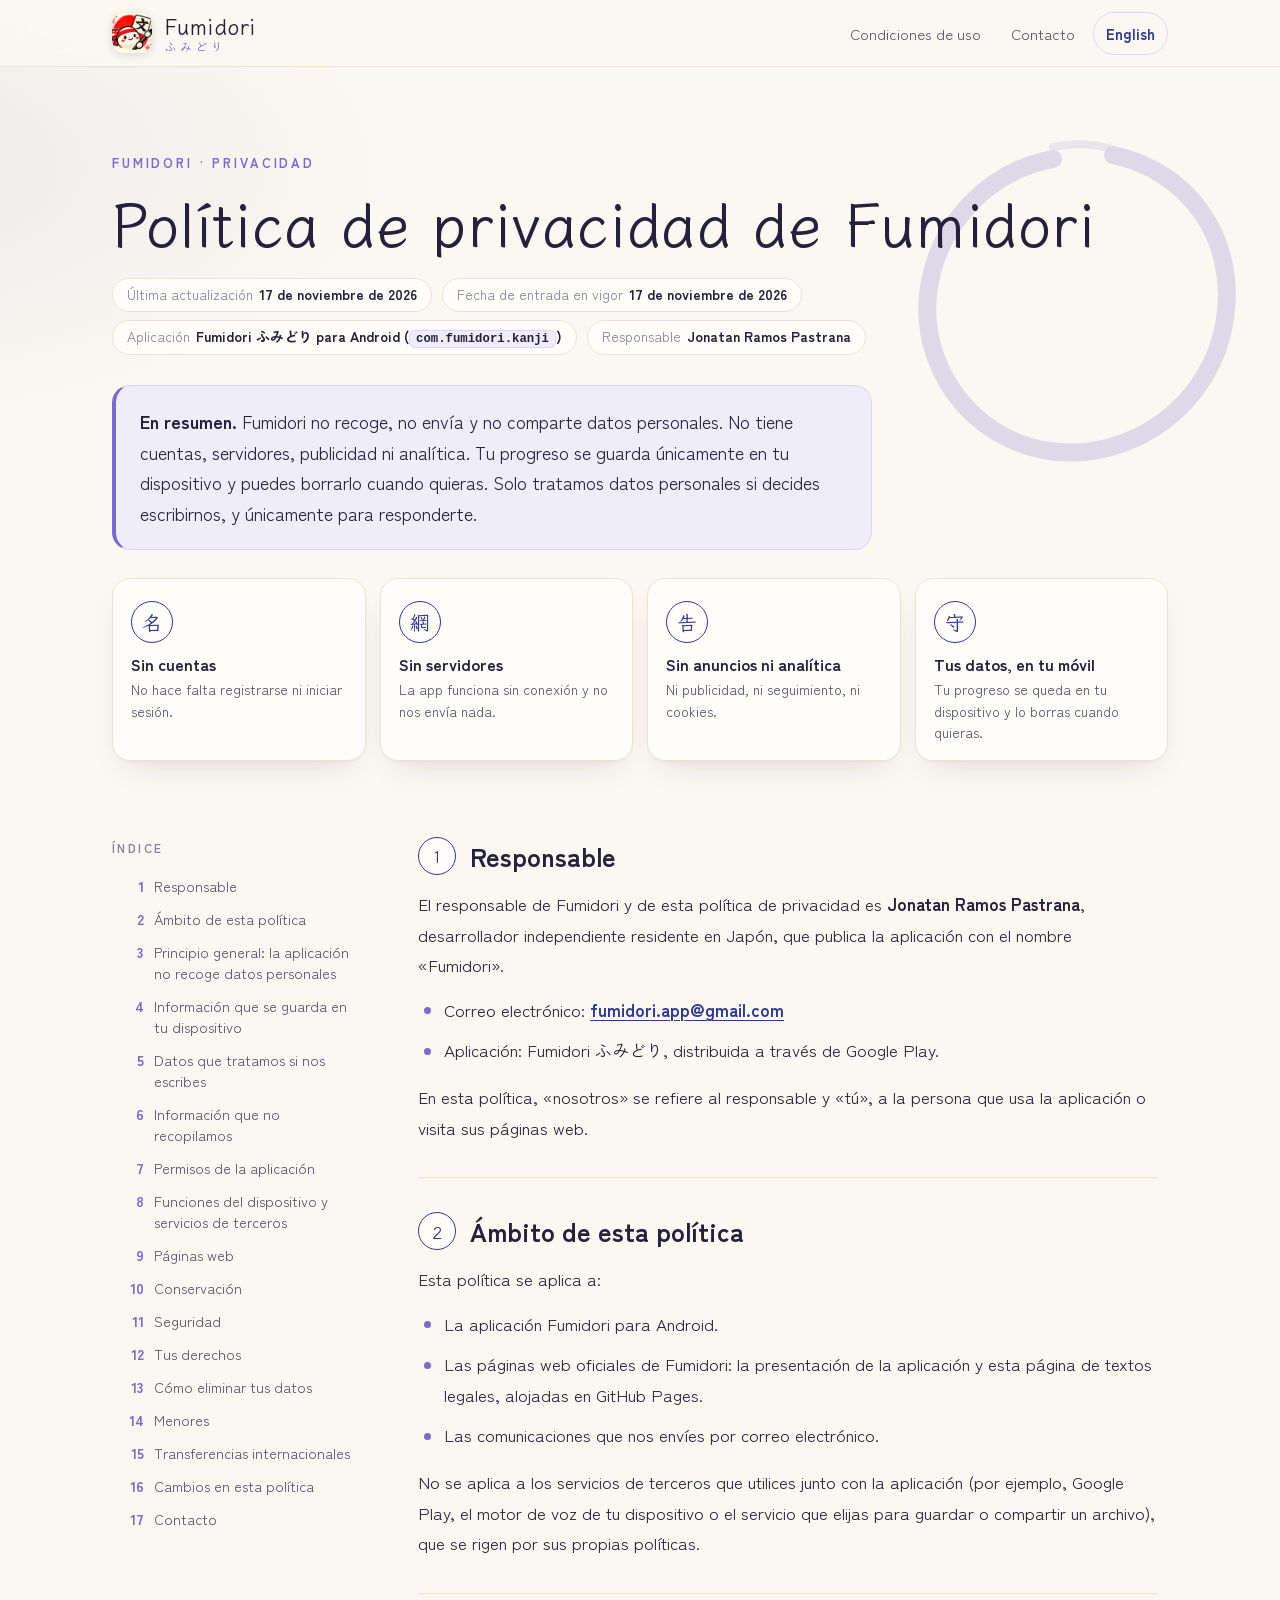
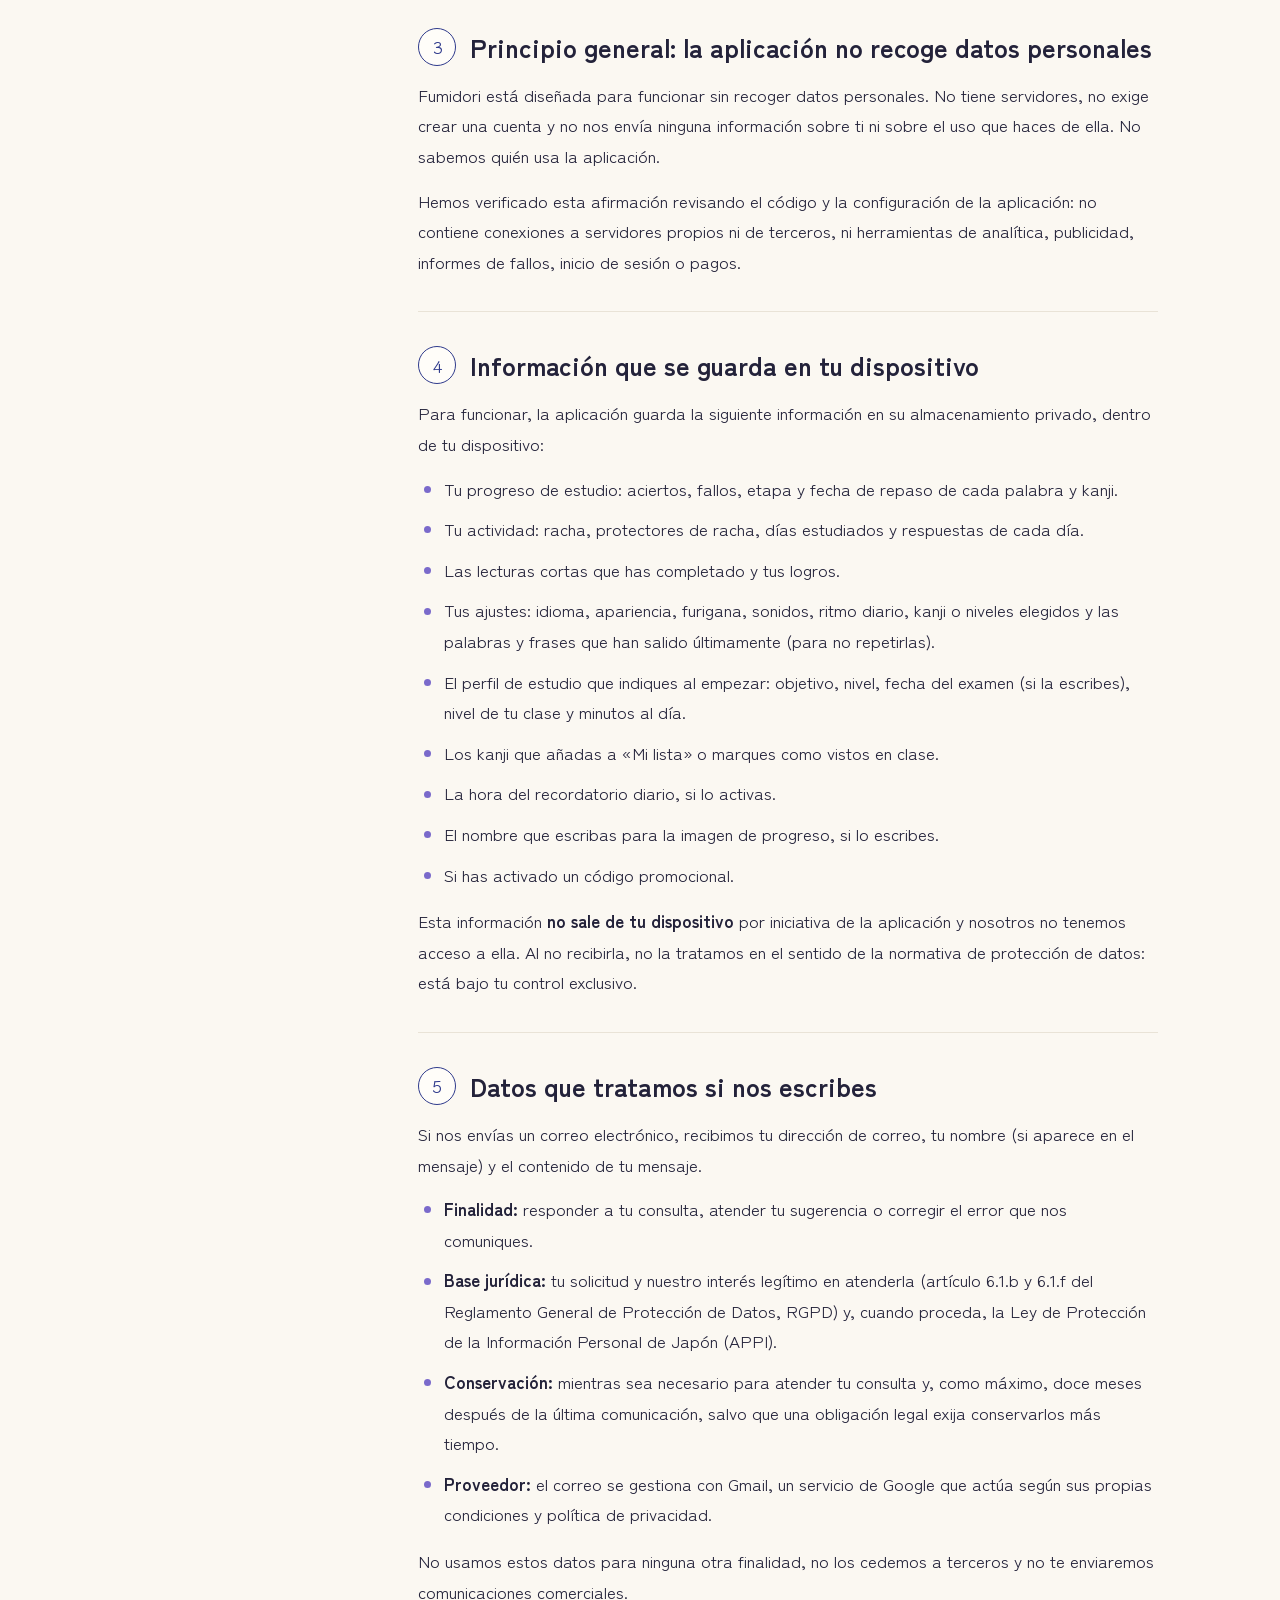
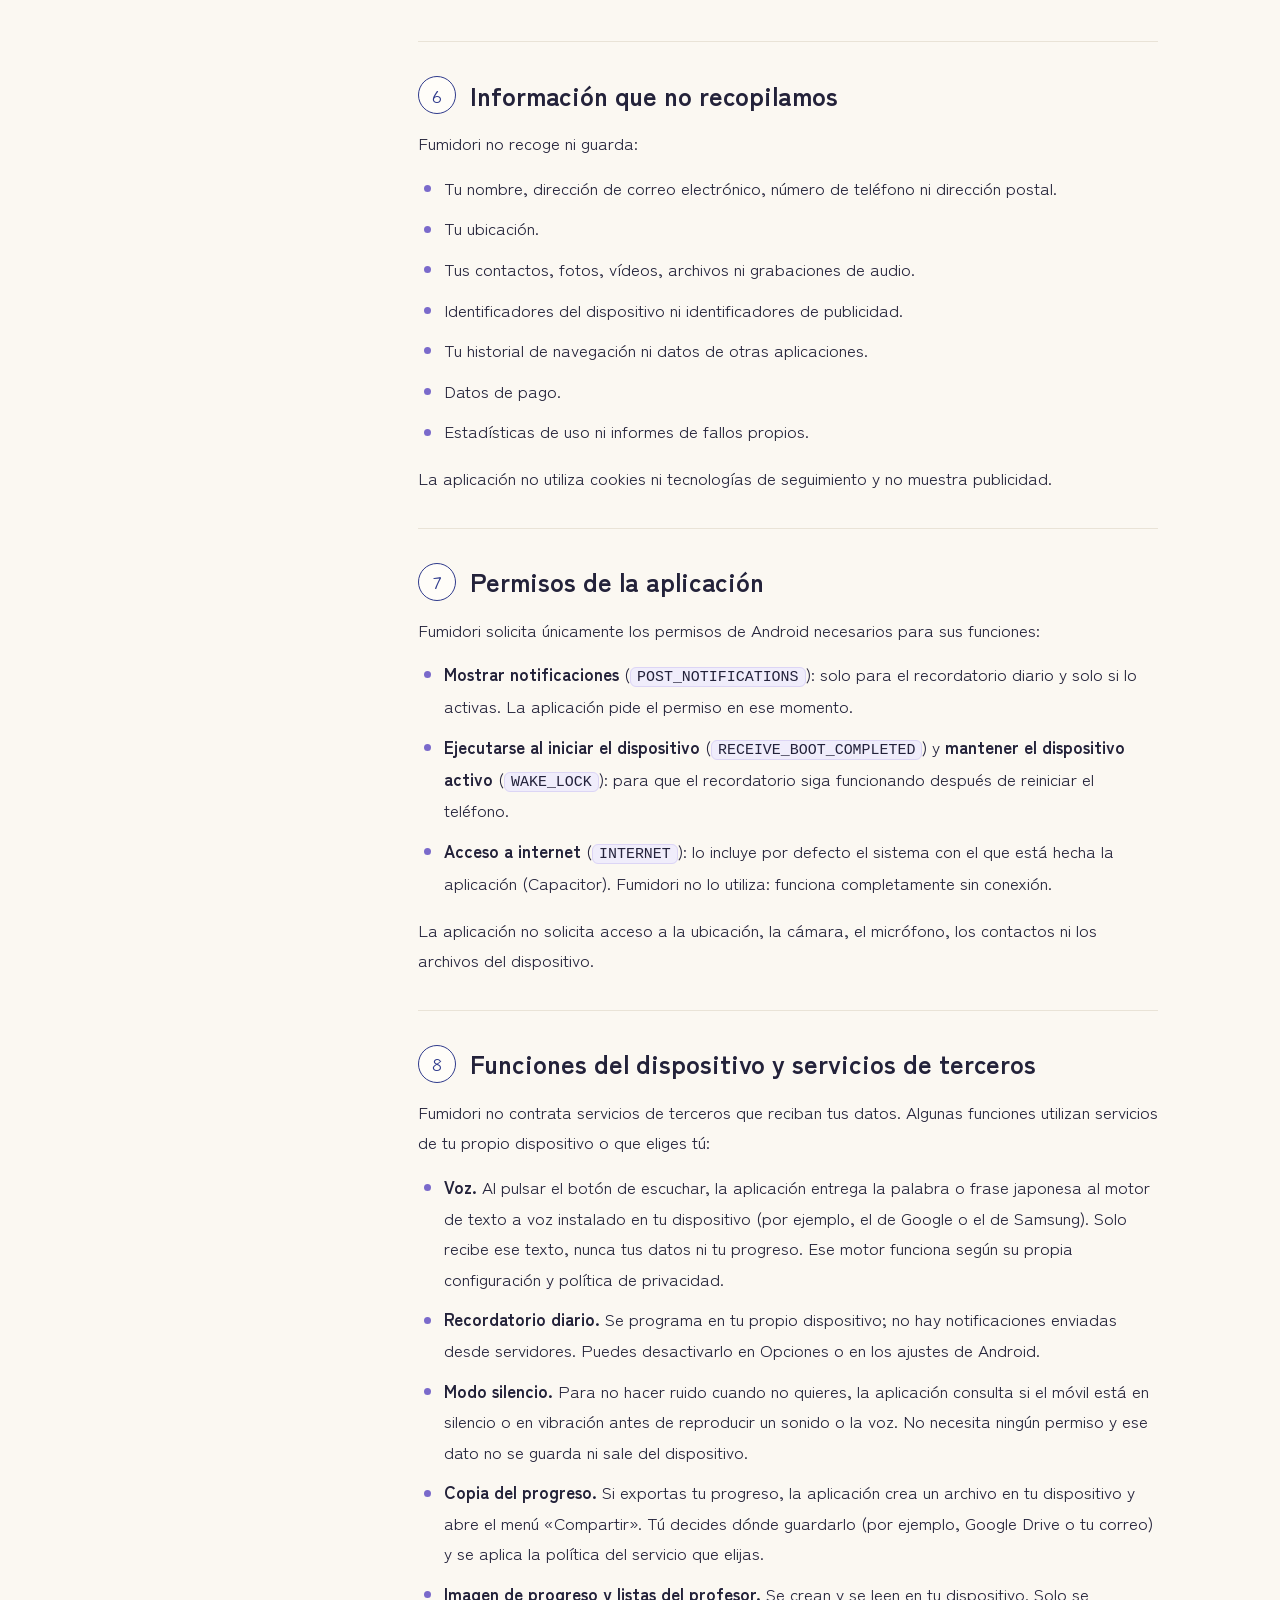
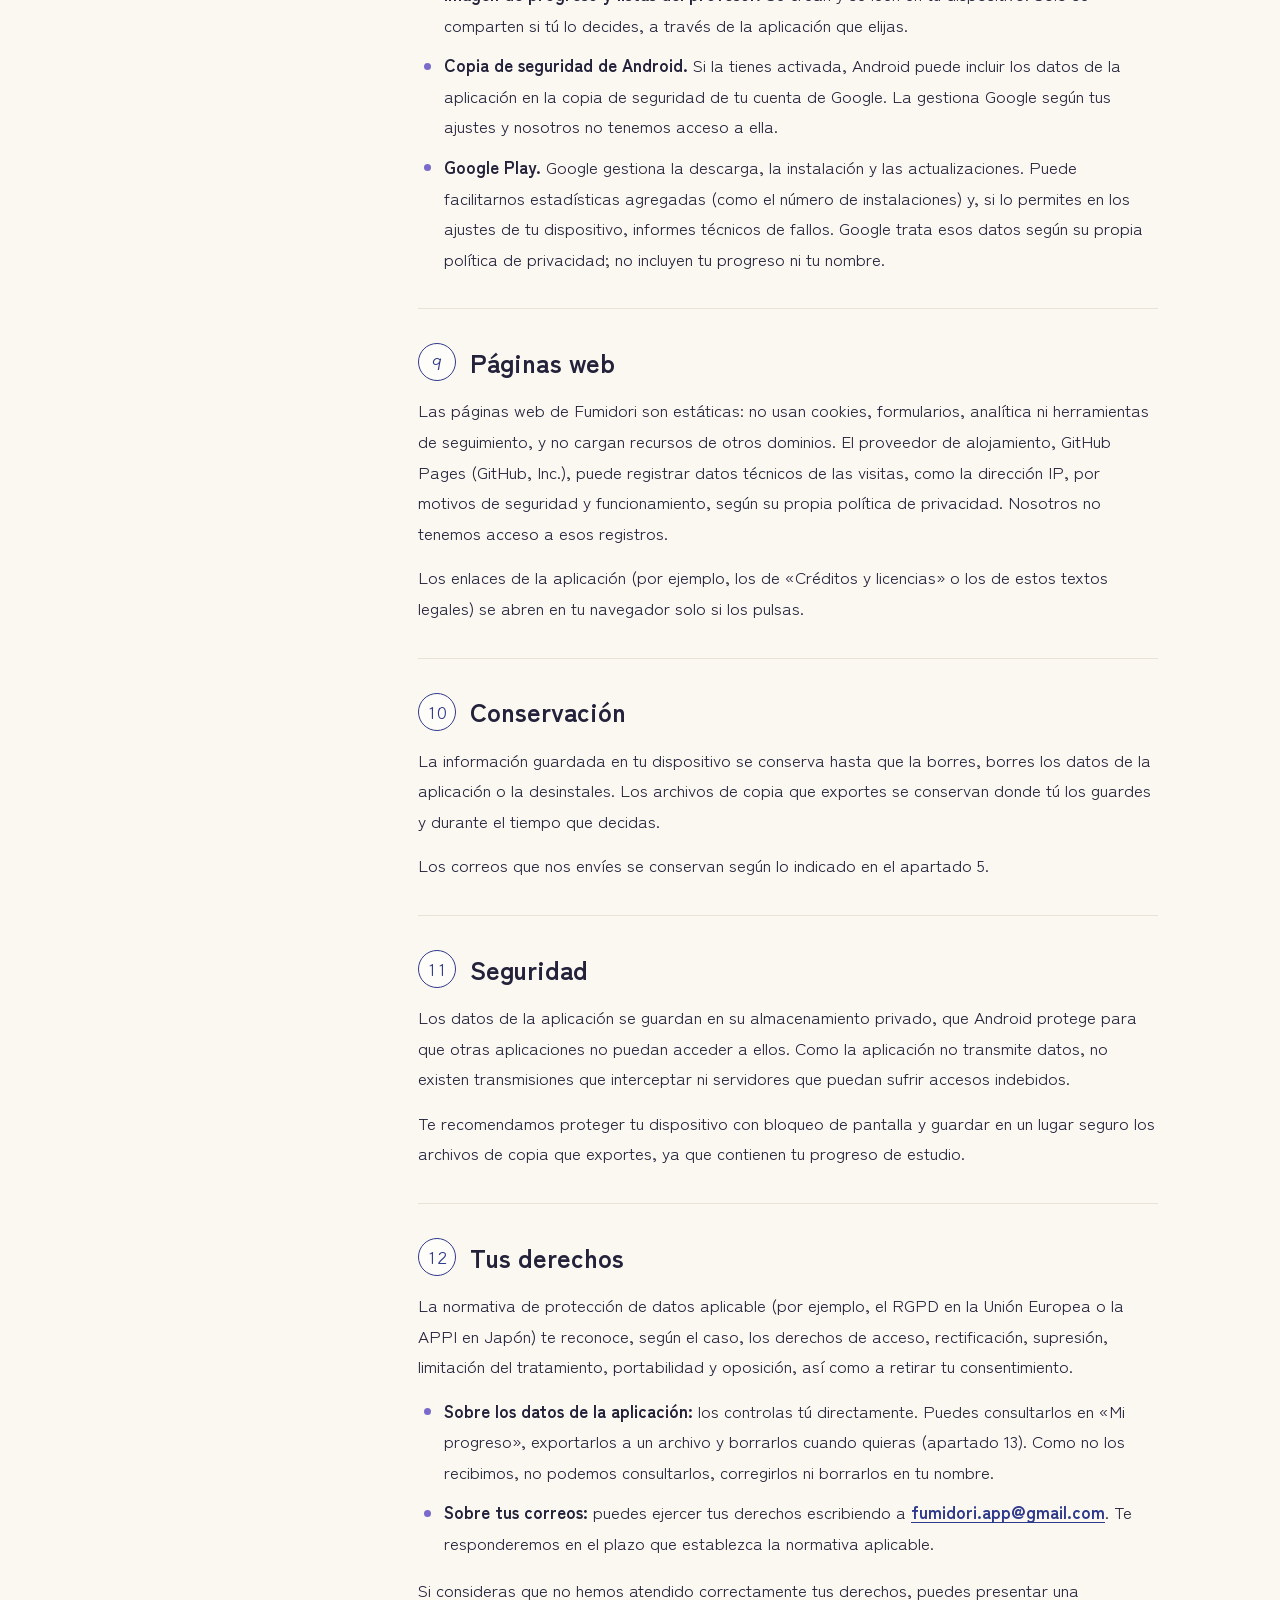
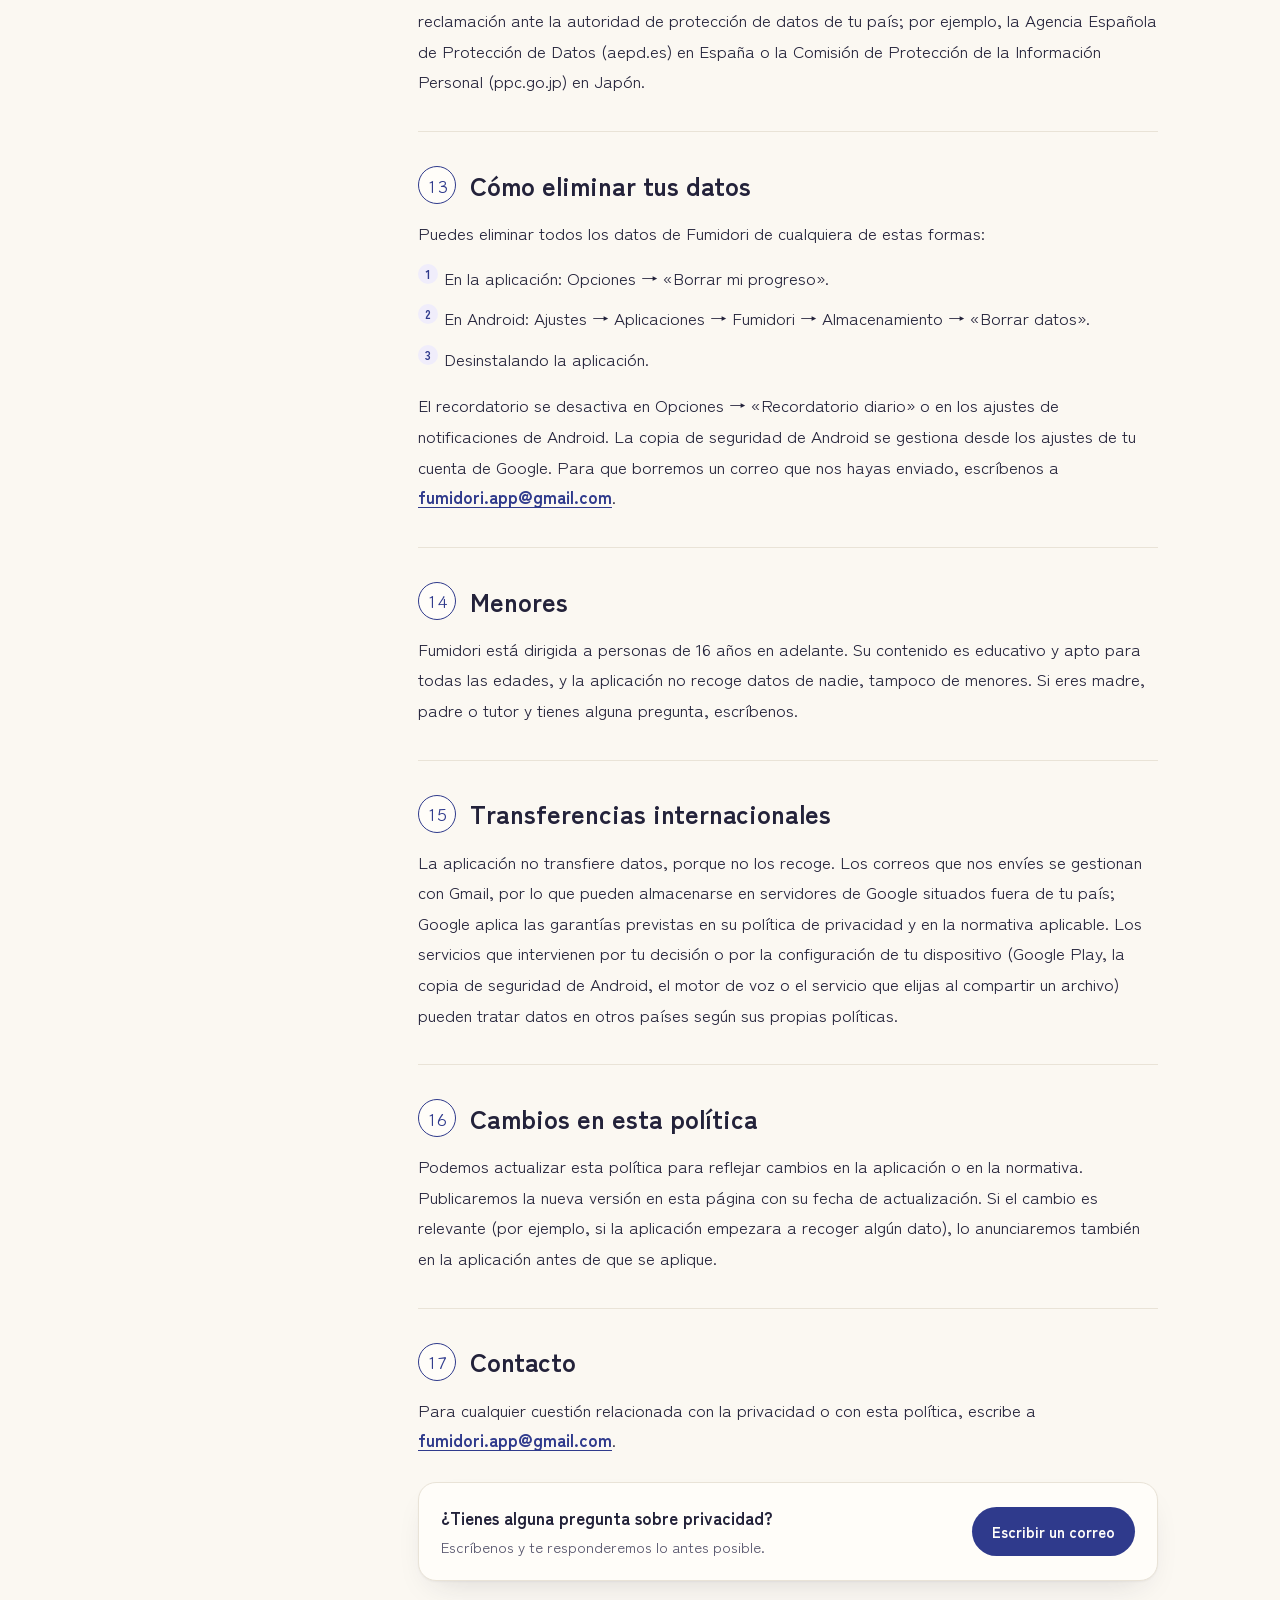
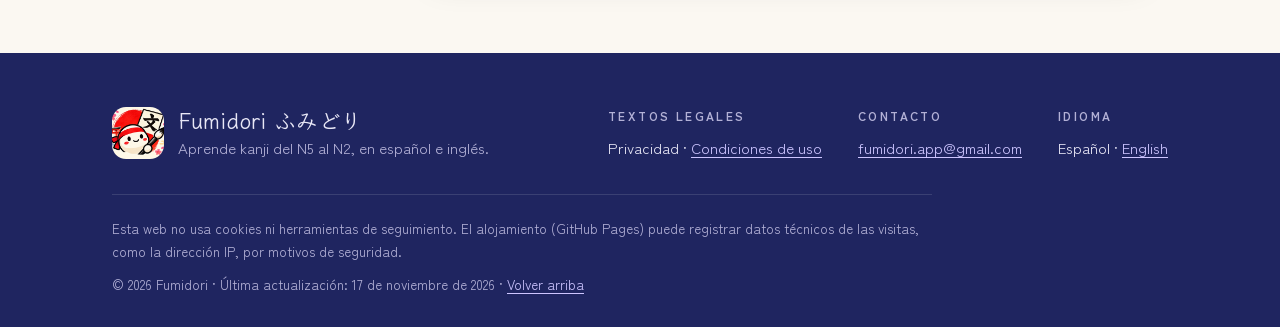
<file: index.html>
<!doctype html>
<html lang="es">
<head>
<meta charset="utf-8">
<meta name="viewport" content="width=device-width, initial-scale=1">
<title>Política de privacidad · Fumidori ふみどり</title>
<meta name="description" content="Política de privacidad de Fumidori ふみどり, la app para aprender kanji del N5 al N2. Sin cuentas, sin servidores, sin anuncios y sin analítica.">
<meta name="theme-color" content="#fbf8f2" media="(prefers-color-scheme: light)">
<meta name="theme-color" content="#15162a" media="(prefers-color-scheme: dark)">
<meta property="og:type" content="website">
<meta property="og:title" content="Política de privacidad · Fumidori ふみどり">
<meta property="og:description" content="Política de privacidad de Fumidori ふみどり, la app para aprender kanji del N5 al N2. Sin cuentas, sin servidores, sin anuncios y sin analítica.">
<link rel="icon" type="image/png" sizes="32x32" href="assets/favicon-32.png">
<link rel="apple-touch-icon" href="assets/icon-180.png">
<link rel="alternate" hreflang="en" href="en/index.html">
<link rel="preload" href="assets/fonts/zen-400.woff2" as="font" type="font/woff2" crossorigin>
<link rel="stylesheet" href="assets/style.css">
</head>
<body id="top">
<a class="skip" href="#contenido">Saltar al contenido</a>
<header class="site-header">
  <div class="wrap">
    <a class="brand" href="index.html"><img src="assets/icon-192.png" alt="" width="40" height="40"><span class="brand-name">Fumidori<span class="brand-jp" lang="ja">ふみどり</span></span></a>
    <nav class="nav" aria-label="Navegación principal">
      <a class="hide-sm" href="condiciones.html">Condiciones de uso</a>
      <a class="hide-sm" href="#contacto">Contacto</a>
      <a class="lang" href="en/index.html" hreflang="en" lang="en">English</a>
    </nav>
  </div>
</header>
<main id="contenido">
  <section class="hero">
    <div class="wrap">
      <svg class="enso" viewBox="0 0 200 200" aria-hidden="true" focusable="false"><path d="M118 22c38 8 62 42 56 82-6 42-46 72-88 66-40-6-66-44-60-82 5-32 30-58 62-64" fill="none" stroke="currentColor" stroke-width="9" stroke-linecap="round"/><path d="M88 18c10-2 22-2 32 2" fill="none" stroke="currentColor" stroke-width="4" stroke-linecap="round" opacity=".6"/></svg>
      <p class="eyebrow">Fumidori · Privacidad</p>
      <h1>Política de privacidad de Fumidori</h1>
      <dl class="meta"><div><dt>Última actualización</dt><dd>17 de noviembre de 2026</dd></div><div><dt>Fecha de entrada en vigor</dt><dd>17 de noviembre de 2026</dd></div><div><dt>Aplicación</dt><dd>Fumidori ふみどり para Android (<code>com.fumidori.kanji</code>)</dd></div><div><dt>Responsable</dt><dd>Jonatan Ramos Pastrana</dd></div></dl>
      <div class="summary"><p><strong>En resumen.</strong> Fumidori no recoge, no envía y no comparte datos personales. No tiene cuentas, servidores, publicidad ni analítica. Tu progreso se guarda únicamente en tu dispositivo y puedes borrarlo cuando quieras. Solo tratamos datos personales si decides escribirnos, y únicamente para responderte.</p></div>
      <ul class="highlights"><li><span class="k" lang="ja" aria-hidden="true">名</span><b>Sin cuentas</b><span>No hace falta registrarse ni iniciar sesión.</span></li><li><span class="k" lang="ja" aria-hidden="true">網</span><b>Sin servidores</b><span>La app funciona sin conexión y no nos envía nada.</span></li><li><span class="k" lang="ja" aria-hidden="true">告</span><b>Sin anuncios ni analítica</b><span>Ni publicidad, ni seguimiento, ni cookies.</span></li><li><span class="k" lang="ja" aria-hidden="true">守</span><b>Tus datos, en tu móvil</b><span>Tu progreso se queda en tu dispositivo y lo borras cuando quieras.</span></li></ul>
    </div>
  </section>
  <div class="wrap layout">
    <aside class="toc toc-side" aria-label="Índice">
      <p class="toc-title">Índice</p>
      <ol><li><a href="#responsable">Responsable</a></li><li><a href="#ambito-de-esta-politica">Ámbito de esta política</a></li><li><a href="#principio-general-la-aplicacion-no-recoge-datos-personales">Principio general: la aplicación no recoge datos personales</a></li><li><a href="#informacion-que-se-guarda-en-tu-dispositivo">Información que se guarda en tu dispositivo</a></li><li><a href="#datos-que-tratamos-si-nos-escribes">Datos que tratamos si nos escribes</a></li><li><a href="#informacion-que-no-recopilamos">Información que no recopilamos</a></li><li><a href="#permisos-de-la-aplicacion">Permisos de la aplicación</a></li><li><a href="#funciones-del-dispositivo-y-servicios-de-terceros">Funciones del dispositivo y servicios de terceros</a></li><li><a href="#paginas-web">Páginas web</a></li><li><a href="#conservacion">Conservación</a></li><li><a href="#seguridad">Seguridad</a></li><li><a href="#tus-derechos">Tus derechos</a></li><li><a href="#como-eliminar-tus-datos">Cómo eliminar tus datos</a></li><li><a href="#menores">Menores</a></li><li><a href="#transferencias-internacionales">Transferencias internacionales</a></li><li><a href="#cambios-en-esta-politica">Cambios en esta política</a></li><li><a href="#contacto">Contacto</a></li></ol>
    </aside>
    <article class="policy">
      <details class="toc toc-mobile"><summary>Índice</summary><ol><li><a href="#responsable">Responsable</a></li><li><a href="#ambito-de-esta-politica">Ámbito de esta política</a></li><li><a href="#principio-general-la-aplicacion-no-recoge-datos-personales">Principio general: la aplicación no recoge datos personales</a></li><li><a href="#informacion-que-se-guarda-en-tu-dispositivo">Información que se guarda en tu dispositivo</a></li><li><a href="#datos-que-tratamos-si-nos-escribes">Datos que tratamos si nos escribes</a></li><li><a href="#informacion-que-no-recopilamos">Información que no recopilamos</a></li><li><a href="#permisos-de-la-aplicacion">Permisos de la aplicación</a></li><li><a href="#funciones-del-dispositivo-y-servicios-de-terceros">Funciones del dispositivo y servicios de terceros</a></li><li><a href="#paginas-web">Páginas web</a></li><li><a href="#conservacion">Conservación</a></li><li><a href="#seguridad">Seguridad</a></li><li><a href="#tus-derechos">Tus derechos</a></li><li><a href="#como-eliminar-tus-datos">Cómo eliminar tus datos</a></li><li><a href="#menores">Menores</a></li><li><a href="#transferencias-internacionales">Transferencias internacionales</a></li><li><a href="#cambios-en-esta-politica">Cambios en esta política</a></li><li><a href="#contacto">Contacto</a></li></ol></details>
      <section id="responsable" aria-labelledby="responsable-h">
        <h2 id="responsable-h"><span class="num" aria-hidden="true">1</span>Responsable</h2>
        <p>El responsable de Fumidori y de esta política de privacidad es <strong>Jonatan Ramos Pastrana</strong>, desarrollador independiente residente en Japón, que publica la aplicación con el nombre «Fumidori».</p>
        <ul><li>Correo electrónico: <strong><a href="mailto:fumidori.app@gmail.com">fumidori.app@gmail.com</a></strong></li><li>Aplicación: Fumidori ふみどり, distribuida a través de Google Play.</li></ul>
        <p>En esta política, «nosotros» se refiere al responsable y «tú», a la persona que usa la aplicación o visita sus páginas web.</p>
      </section>
      <section id="ambito-de-esta-politica" aria-labelledby="ambito-de-esta-politica-h">
        <h2 id="ambito-de-esta-politica-h"><span class="num" aria-hidden="true">2</span>Ámbito de esta política</h2>
        <p>Esta política se aplica a:</p>
        <ul><li>La aplicación Fumidori para Android.</li><li>Las páginas web oficiales de Fumidori: la presentación de la aplicación y esta página de textos legales, alojadas en GitHub Pages.</li><li>Las comunicaciones que nos envíes por correo electrónico.</li></ul>
        <p>No se aplica a los servicios de terceros que utilices junto con la aplicación (por ejemplo, Google Play, el motor de voz de tu dispositivo o el servicio que elijas para guardar o compartir un archivo), que se rigen por sus propias políticas.</p>
      </section>
      <section id="principio-general-la-aplicacion-no-recoge-datos-personales" aria-labelledby="principio-general-la-aplicacion-no-recoge-datos-personales-h">
        <h2 id="principio-general-la-aplicacion-no-recoge-datos-personales-h"><span class="num" aria-hidden="true">3</span>Principio general: la aplicación no recoge datos personales</h2>
        <p>Fumidori está diseñada para funcionar sin recoger datos personales. No tiene servidores, no exige crear una cuenta y no nos envía ninguna información sobre ti ni sobre el uso que haces de ella. No sabemos quién usa la aplicación.</p>
        <p>Hemos verificado esta afirmación revisando el código y la configuración de la aplicación: no contiene conexiones a servidores propios ni de terceros, ni herramientas de analítica, publicidad, informes de fallos, inicio de sesión o pagos.</p>
      </section>
      <section id="informacion-que-se-guarda-en-tu-dispositivo" aria-labelledby="informacion-que-se-guarda-en-tu-dispositivo-h">
        <h2 id="informacion-que-se-guarda-en-tu-dispositivo-h"><span class="num" aria-hidden="true">4</span>Información que se guarda en tu dispositivo</h2>
        <p>Para funcionar, la aplicación guarda la siguiente información en su almacenamiento privado, dentro de tu dispositivo:</p>
        <ul><li>Tu progreso de estudio: aciertos, fallos, etapa y fecha de repaso de cada palabra y kanji.</li><li>Tu actividad: racha, protectores de racha, días estudiados y respuestas de cada día.</li><li>Las lecturas cortas que has completado y tus logros.</li><li>Tus ajustes: idioma, apariencia, furigana, sonidos, ritmo diario, kanji o niveles elegidos y las palabras y frases que han salido últimamente (para no repetirlas).</li><li>El perfil de estudio que indiques al empezar: objetivo, nivel, fecha del examen (si la escribes), nivel de tu clase y minutos al día.</li><li>Los kanji que añadas a «Mi lista» o marques como vistos en clase.</li><li>La hora del recordatorio diario, si lo activas.</li><li>El nombre que escribas para la imagen de progreso, si lo escribes.</li><li>Si has activado un código promocional.</li></ul>
        <p>Esta información <strong>no sale de tu dispositivo</strong> por iniciativa de la aplicación y nosotros no tenemos acceso a ella. Al no recibirla, no la tratamos en el sentido de la normativa de protección de datos: está bajo tu control exclusivo.</p>
      </section>
      <section id="datos-que-tratamos-si-nos-escribes" aria-labelledby="datos-que-tratamos-si-nos-escribes-h">
        <h2 id="datos-que-tratamos-si-nos-escribes-h"><span class="num" aria-hidden="true">5</span>Datos que tratamos si nos escribes</h2>
        <p>Si nos envías un correo electrónico, recibimos tu dirección de correo, tu nombre (si aparece en el mensaje) y el contenido de tu mensaje.</p>
        <ul><li><strong>Finalidad:</strong> responder a tu consulta, atender tu sugerencia o corregir el error que nos comuniques.</li><li><strong>Base jurídica:</strong> tu solicitud y nuestro interés legítimo en atenderla (artículo 6.1.b y 6.1.f del Reglamento General de Protección de Datos, RGPD) y, cuando proceda, la Ley de Protección de la Información Personal de Japón (APPI).</li><li><strong>Conservación:</strong> mientras sea necesario para atender tu consulta y, como máximo, doce meses después de la última comunicación, salvo que una obligación legal exija conservarlos más tiempo.</li><li><strong>Proveedor:</strong> el correo se gestiona con Gmail, un servicio de Google que actúa según sus propias condiciones y política de privacidad.</li></ul>
        <p>No usamos estos datos para ninguna otra finalidad, no los cedemos a terceros y no te enviaremos comunicaciones comerciales.</p>
      </section>
      <section id="informacion-que-no-recopilamos" aria-labelledby="informacion-que-no-recopilamos-h">
        <h2 id="informacion-que-no-recopilamos-h"><span class="num" aria-hidden="true">6</span>Información que no recopilamos</h2>
        <p>Fumidori no recoge ni guarda:</p>
        <ul><li>Tu nombre, dirección de correo electrónico, número de teléfono ni dirección postal.</li><li>Tu ubicación.</li><li>Tus contactos, fotos, vídeos, archivos ni grabaciones de audio.</li><li>Identificadores del dispositivo ni identificadores de publicidad.</li><li>Tu historial de navegación ni datos de otras aplicaciones.</li><li>Datos de pago.</li><li>Estadísticas de uso ni informes de fallos propios.</li></ul>
        <p>La aplicación no utiliza cookies ni tecnologías de seguimiento y no muestra publicidad.</p>
      </section>
      <section id="permisos-de-la-aplicacion" aria-labelledby="permisos-de-la-aplicacion-h">
        <h2 id="permisos-de-la-aplicacion-h"><span class="num" aria-hidden="true">7</span>Permisos de la aplicación</h2>
        <p>Fumidori solicita únicamente los permisos de Android necesarios para sus funciones:</p>
        <ul><li><strong>Mostrar notificaciones</strong> (<code>POST_NOTIFICATIONS</code>): solo para el recordatorio diario y solo si lo activas. La aplicación pide el permiso en ese momento.</li><li><strong>Ejecutarse al iniciar el dispositivo</strong> (<code>RECEIVE_BOOT_COMPLETED</code>) y <strong>mantener el dispositivo activo</strong> (<code>WAKE_LOCK</code>): para que el recordatorio siga funcionando después de reiniciar el teléfono.</li><li><strong>Acceso a internet</strong> (<code>INTERNET</code>): lo incluye por defecto el sistema con el que está hecha la aplicación (Capacitor). Fumidori no lo utiliza: funciona completamente sin conexión.</li></ul>
        <p>La aplicación no solicita acceso a la ubicación, la cámara, el micrófono, los contactos ni los archivos del dispositivo.</p>
      </section>
      <section id="funciones-del-dispositivo-y-servicios-de-terceros" aria-labelledby="funciones-del-dispositivo-y-servicios-de-terceros-h">
        <h2 id="funciones-del-dispositivo-y-servicios-de-terceros-h"><span class="num" aria-hidden="true">8</span>Funciones del dispositivo y servicios de terceros</h2>
        <p>Fumidori no contrata servicios de terceros que reciban tus datos. Algunas funciones utilizan servicios de tu propio dispositivo o que eliges tú:</p>
        <ul><li><strong>Voz.</strong> Al pulsar el botón de escuchar, la aplicación entrega la palabra o frase japonesa al motor de texto a voz instalado en tu dispositivo (por ejemplo, el de Google o el de Samsung). Solo recibe ese texto, nunca tus datos ni tu progreso. Ese motor funciona según su propia configuración y política de privacidad.</li><li><strong>Recordatorio diario.</strong> Se programa en tu propio dispositivo; no hay notificaciones enviadas desde servidores. Puedes desactivarlo en Opciones o en los ajustes de Android.</li><li><strong>Modo silencio.</strong> Para no hacer ruido cuando no quieres, la aplicación consulta si el móvil está en silencio o en vibración antes de reproducir un sonido o la voz. No necesita ningún permiso y ese dato no se guarda ni sale del dispositivo.</li><li><strong>Copia del progreso.</strong> Si exportas tu progreso, la aplicación crea un archivo en tu dispositivo y abre el menú «Compartir». Tú decides dónde guardarlo (por ejemplo, Google Drive o tu correo) y se aplica la política del servicio que elijas.</li><li><strong>Imagen de progreso y listas del profesor.</strong> Se crean y se leen en tu dispositivo. Solo se comparten si tú lo decides, a través de la aplicación que elijas.</li><li><strong>Copia de seguridad de Android.</strong> Si la tienes activada, Android puede incluir los datos de la aplicación en la copia de seguridad de tu cuenta de Google. La gestiona Google según tus ajustes y nosotros no tenemos acceso a ella.</li><li><strong>Google Play.</strong> Google gestiona la descarga, la instalación y las actualizaciones. Puede facilitarnos estadísticas agregadas (como el número de instalaciones) y, si lo permites en los ajustes de tu dispositivo, informes técnicos de fallos. Google trata esos datos según su propia política de privacidad; no incluyen tu progreso ni tu nombre.</li></ul>
      </section>
      <section id="paginas-web" aria-labelledby="paginas-web-h">
        <h2 id="paginas-web-h"><span class="num" aria-hidden="true">9</span>Páginas web</h2>
        <p>Las páginas web de Fumidori son estáticas: no usan cookies, formularios, analítica ni herramientas de seguimiento, y no cargan recursos de otros dominios. El proveedor de alojamiento, GitHub Pages (GitHub, Inc.), puede registrar datos técnicos de las visitas, como la dirección IP, por motivos de seguridad y funcionamiento, según su propia política de privacidad. Nosotros no tenemos acceso a esos registros.</p>
        <p>Los enlaces de la aplicación (por ejemplo, los de «Créditos y licencias» o los de estos textos legales) se abren en tu navegador solo si los pulsas.</p>
      </section>
      <section id="conservacion" aria-labelledby="conservacion-h">
        <h2 id="conservacion-h"><span class="num" aria-hidden="true">10</span>Conservación</h2>
        <p>La información guardada en tu dispositivo se conserva hasta que la borres, borres los datos de la aplicación o la desinstales. Los archivos de copia que exportes se conservan donde tú los guardes y durante el tiempo que decidas.</p>
        <p>Los correos que nos envíes se conservan según lo indicado en el apartado 5.</p>
      </section>
      <section id="seguridad" aria-labelledby="seguridad-h">
        <h2 id="seguridad-h"><span class="num" aria-hidden="true">11</span>Seguridad</h2>
        <p>Los datos de la aplicación se guardan en su almacenamiento privado, que Android protege para que otras aplicaciones no puedan acceder a ellos. Como la aplicación no transmite datos, no existen transmisiones que interceptar ni servidores que puedan sufrir accesos indebidos.</p>
        <p>Te recomendamos proteger tu dispositivo con bloqueo de pantalla y guardar en un lugar seguro los archivos de copia que exportes, ya que contienen tu progreso de estudio.</p>
      </section>
      <section id="tus-derechos" aria-labelledby="tus-derechos-h">
        <h2 id="tus-derechos-h"><span class="num" aria-hidden="true">12</span>Tus derechos</h2>
        <p>La normativa de protección de datos aplicable (por ejemplo, el RGPD en la Unión Europea o la APPI en Japón) te reconoce, según el caso, los derechos de acceso, rectificación, supresión, limitación del tratamiento, portabilidad y oposición, así como a retirar tu consentimiento.</p>
        <ul><li><strong>Sobre los datos de la aplicación:</strong> los controlas tú directamente. Puedes consultarlos en «Mi progreso», exportarlos a un archivo y borrarlos cuando quieras (apartado 13). Como no los recibimos, no podemos consultarlos, corregirlos ni borrarlos en tu nombre.</li><li><strong>Sobre tus correos:</strong> puedes ejercer tus derechos escribiendo a <strong><a href="mailto:fumidori.app@gmail.com">fumidori.app@gmail.com</a></strong>. Te responderemos en el plazo que establezca la normativa aplicable.</li></ul>
        <p>Si consideras que no hemos atendido correctamente tus derechos, puedes presentar una reclamación ante la autoridad de protección de datos de tu país; por ejemplo, la Agencia Española de Protección de Datos (aepd.es) en España o la Comisión de Protección de la Información Personal (ppc.go.jp) en Japón.</p>
      </section>
      <section id="como-eliminar-tus-datos" aria-labelledby="como-eliminar-tus-datos-h">
        <h2 id="como-eliminar-tus-datos-h"><span class="num" aria-hidden="true">13</span>Cómo eliminar tus datos</h2>
        <p>Puedes eliminar todos los datos de Fumidori de cualquiera de estas formas:</p>
        <ol><li>En la aplicación: Opciones → «Borrar mi progreso».</li><li>En Android: Ajustes → Aplicaciones → Fumidori → Almacenamiento → «Borrar datos».</li><li>Desinstalando la aplicación.</li></ol>
        <p>El recordatorio se desactiva en Opciones → «Recordatorio diario» o en los ajustes de notificaciones de Android. La copia de seguridad de Android se gestiona desde los ajustes de tu cuenta de Google. Para que borremos un correo que nos hayas enviado, escríbenos a <strong><a href="mailto:fumidori.app@gmail.com">fumidori.app@gmail.com</a></strong>.</p>
      </section>
      <section id="menores" aria-labelledby="menores-h">
        <h2 id="menores-h"><span class="num" aria-hidden="true">14</span>Menores</h2>
        <p>Fumidori está dirigida a personas de 16 años en adelante. Su contenido es educativo y apto para todas las edades, y la aplicación no recoge datos de nadie, tampoco de menores. Si eres madre, padre o tutor y tienes alguna pregunta, escríbenos.</p>
      </section>
      <section id="transferencias-internacionales" aria-labelledby="transferencias-internacionales-h">
        <h2 id="transferencias-internacionales-h"><span class="num" aria-hidden="true">15</span>Transferencias internacionales</h2>
        <p>La aplicación no transfiere datos, porque no los recoge. Los correos que nos envíes se gestionan con Gmail, por lo que pueden almacenarse en servidores de Google situados fuera de tu país; Google aplica las garantías previstas en su política de privacidad y en la normativa aplicable. Los servicios que intervienen por tu decisión o por la configuración de tu dispositivo (Google Play, la copia de seguridad de Android, el motor de voz o el servicio que elijas al compartir un archivo) pueden tratar datos en otros países según sus propias políticas.</p>
      </section>
      <section id="cambios-en-esta-politica" aria-labelledby="cambios-en-esta-politica-h">
        <h2 id="cambios-en-esta-politica-h"><span class="num" aria-hidden="true">16</span>Cambios en esta política</h2>
        <p>Podemos actualizar esta política para reflejar cambios en la aplicación o en la normativa. Publicaremos la nueva versión en esta página con su fecha de actualización. Si el cambio es relevante (por ejemplo, si la aplicación empezara a recoger algún dato), lo anunciaremos también en la aplicación antes de que se aplique.</p>
      </section>
      <section id="contacto" aria-labelledby="contacto-h">
        <h2 id="contacto-h"><span class="num" aria-hidden="true">17</span>Contacto</h2>
        <p>Para cualquier cuestión relacionada con la privacidad o con esta política, escribe a <strong><a href="mailto:fumidori.app@gmail.com">fumidori.app@gmail.com</a></strong>.</p>
      </section>
      <div class="contact-card"><p><b>¿Tienes alguna pregunta sobre privacidad?</b>Escríbenos y te responderemos lo antes posible.</p><a class="button" href="mailto:fumidori.app@gmail.com">Escribir un correo</a></div>
    </article>
  </div>
</main>
<footer class="site-footer">
  <div class="wrap">
    <div class="foot-top">
      <div class="foot-brand"><img src="assets/icon-192.png" alt="" width="52" height="52"><div><b>Fumidori <span lang="ja">ふみどり</span></b><p>Aprende kanji del N5 al N2, en español e inglés.</p></div></div>
      <div class="foot-cols">
        <div><h3>Textos legales</h3><p><span aria-current="page">Privacidad</span> · <a href="condiciones.html">Condiciones de uso</a></p></div>
        <div><h3>Contacto</h3><p><a href="mailto:fumidori.app@gmail.com">fumidori.app@gmail.com</a></p></div>
        <div><h3>Idioma</h3><p>Español · <a href="en/index.html" hreflang="en" lang="en">English</a></p></div>
      </div>
    </div>
    <p class="foot-note">Esta web no usa cookies ni herramientas de seguimiento. El alojamiento (GitHub Pages) puede registrar datos técnicos de las visitas, como la dirección IP, por motivos de seguridad.</p>
    <p class="foot-copy">© 2026 Fumidori · Última actualización: 17 de noviembre de 2026 · <a href="#top">Volver arriba</a></p>
  </div>
</footer>
</body>
</html>
</file>
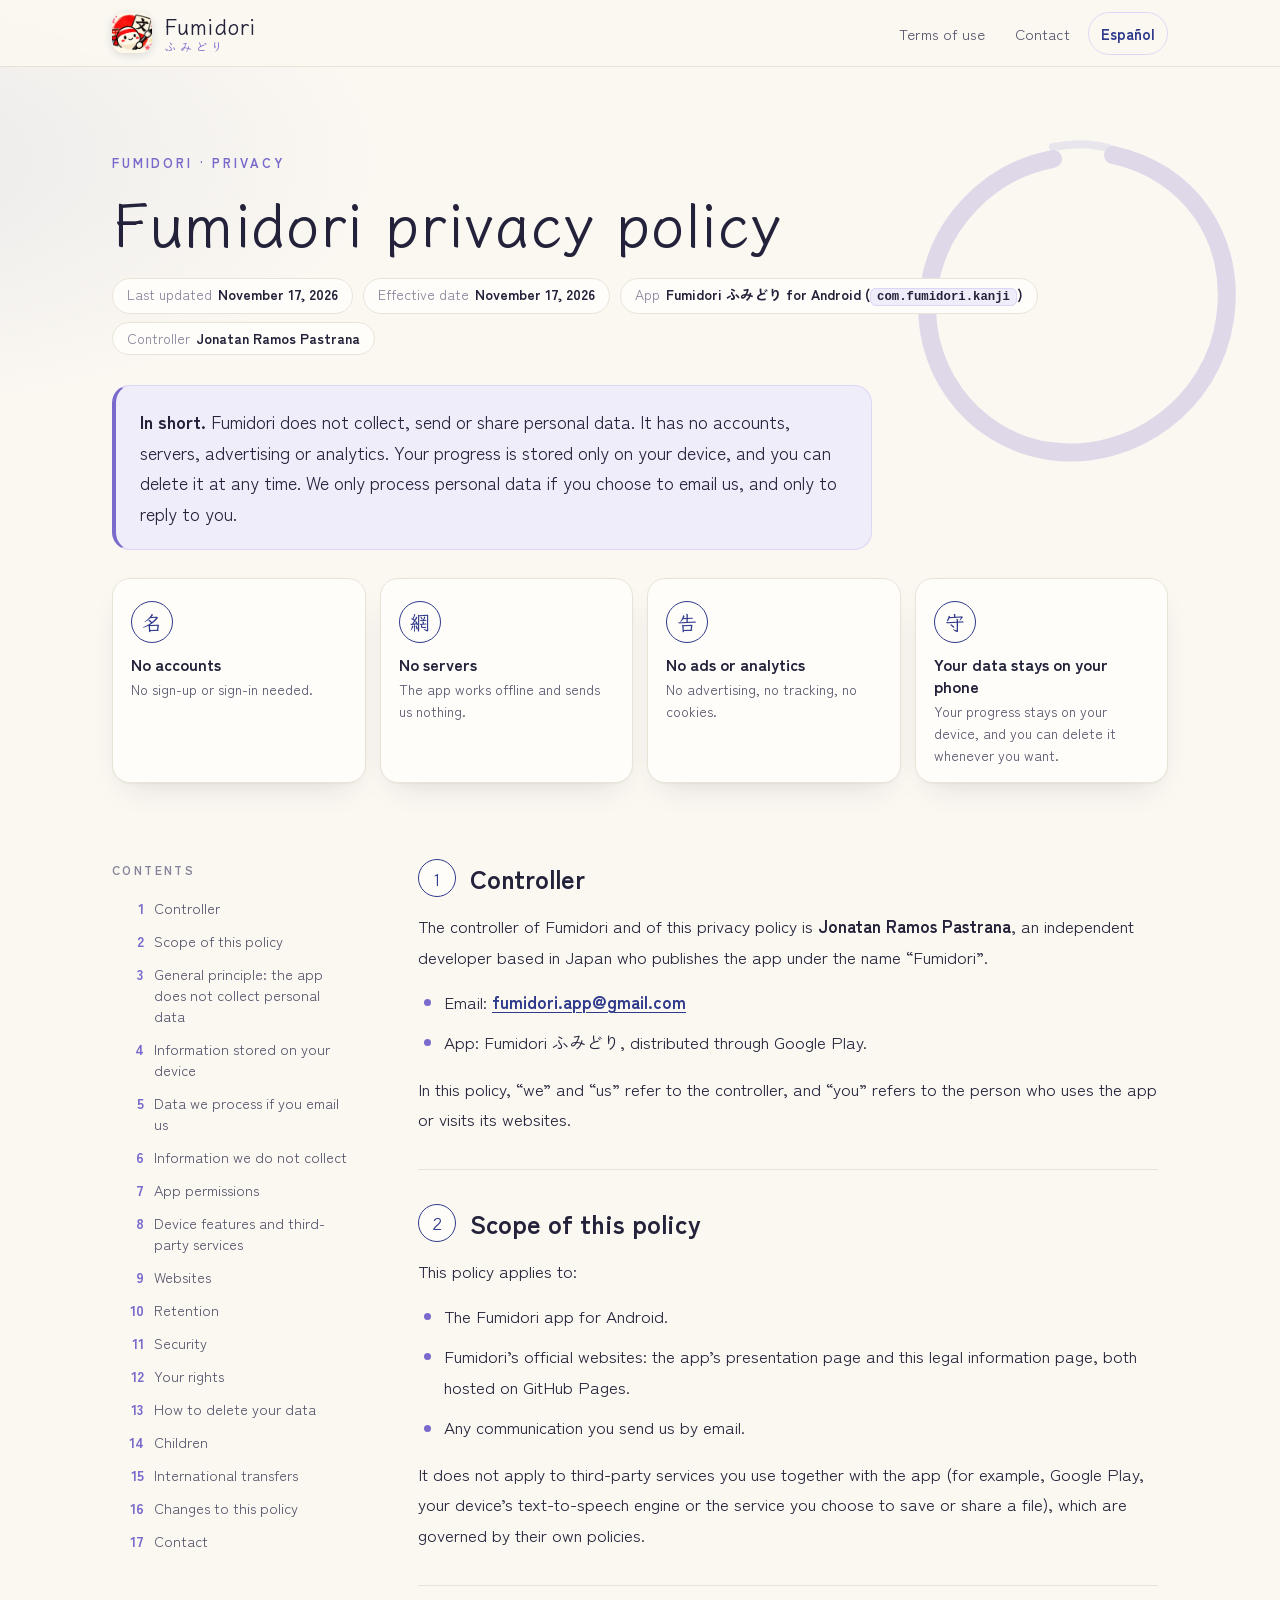
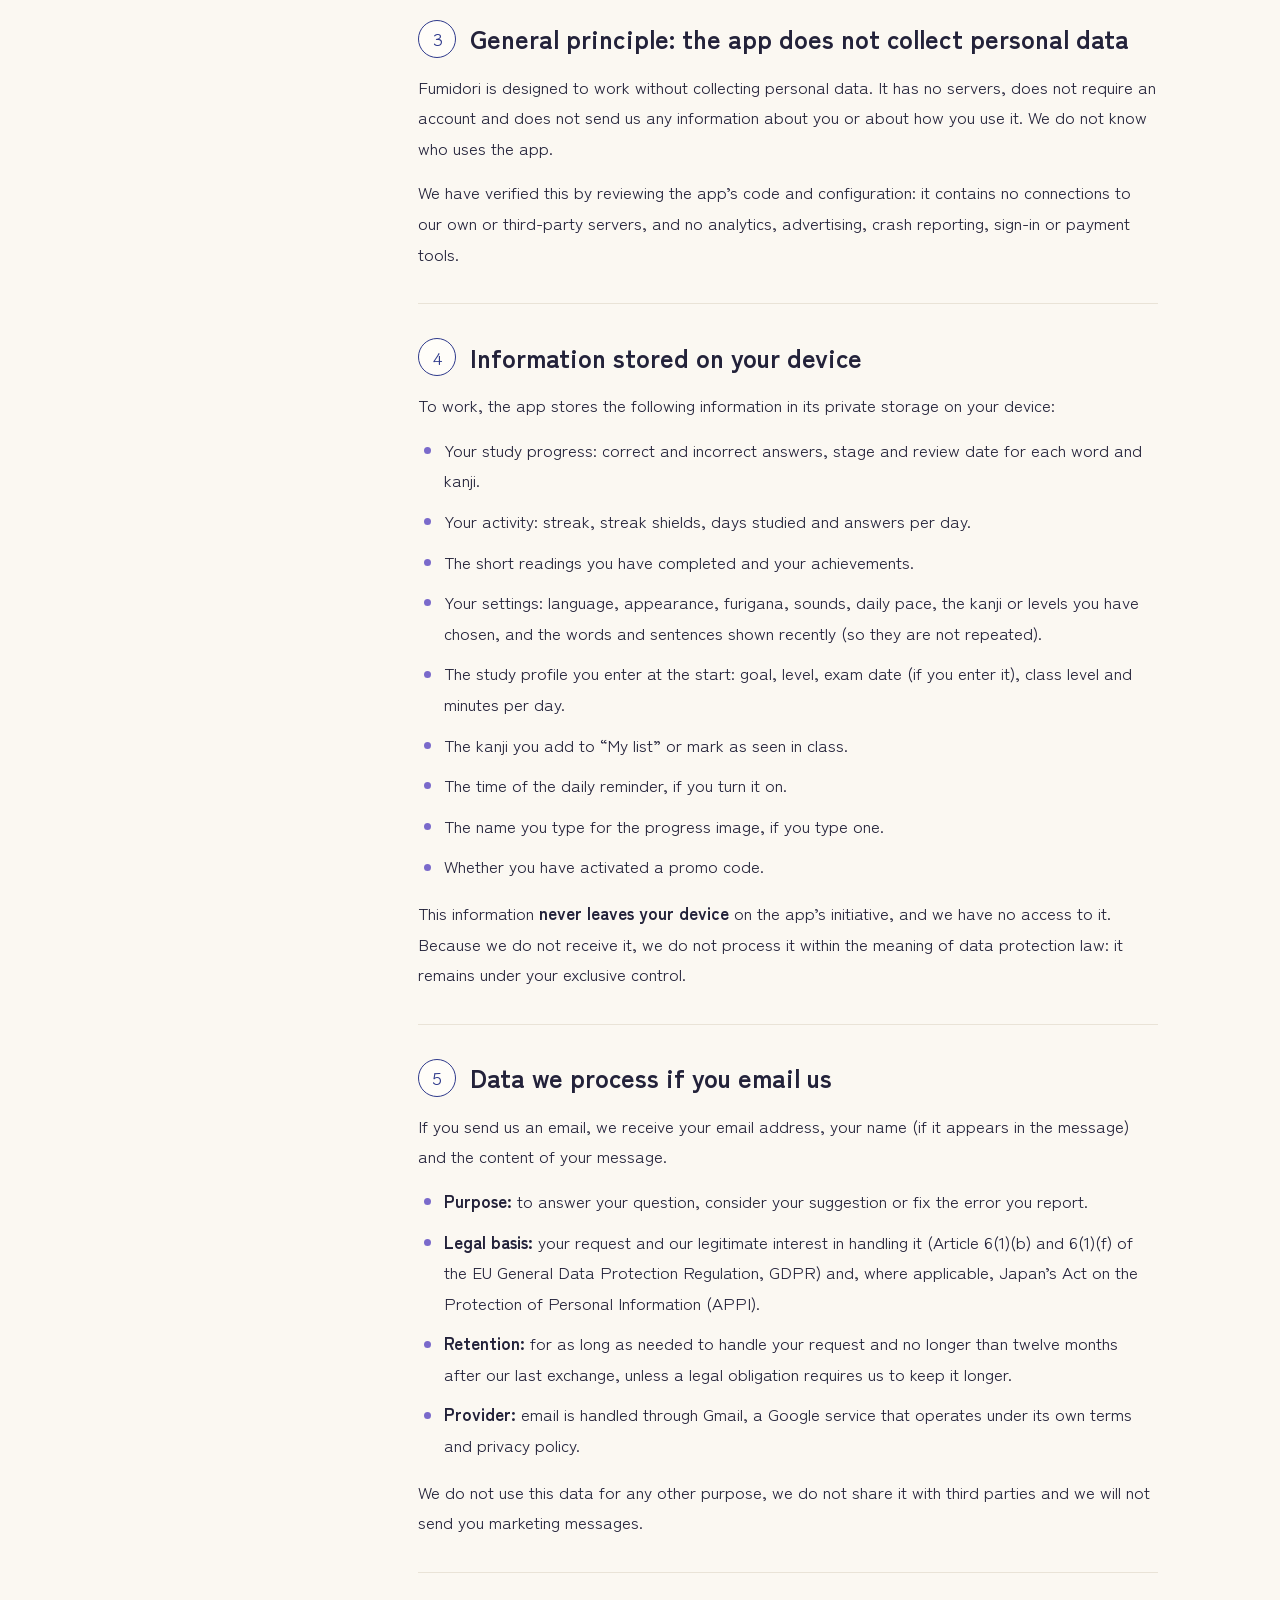
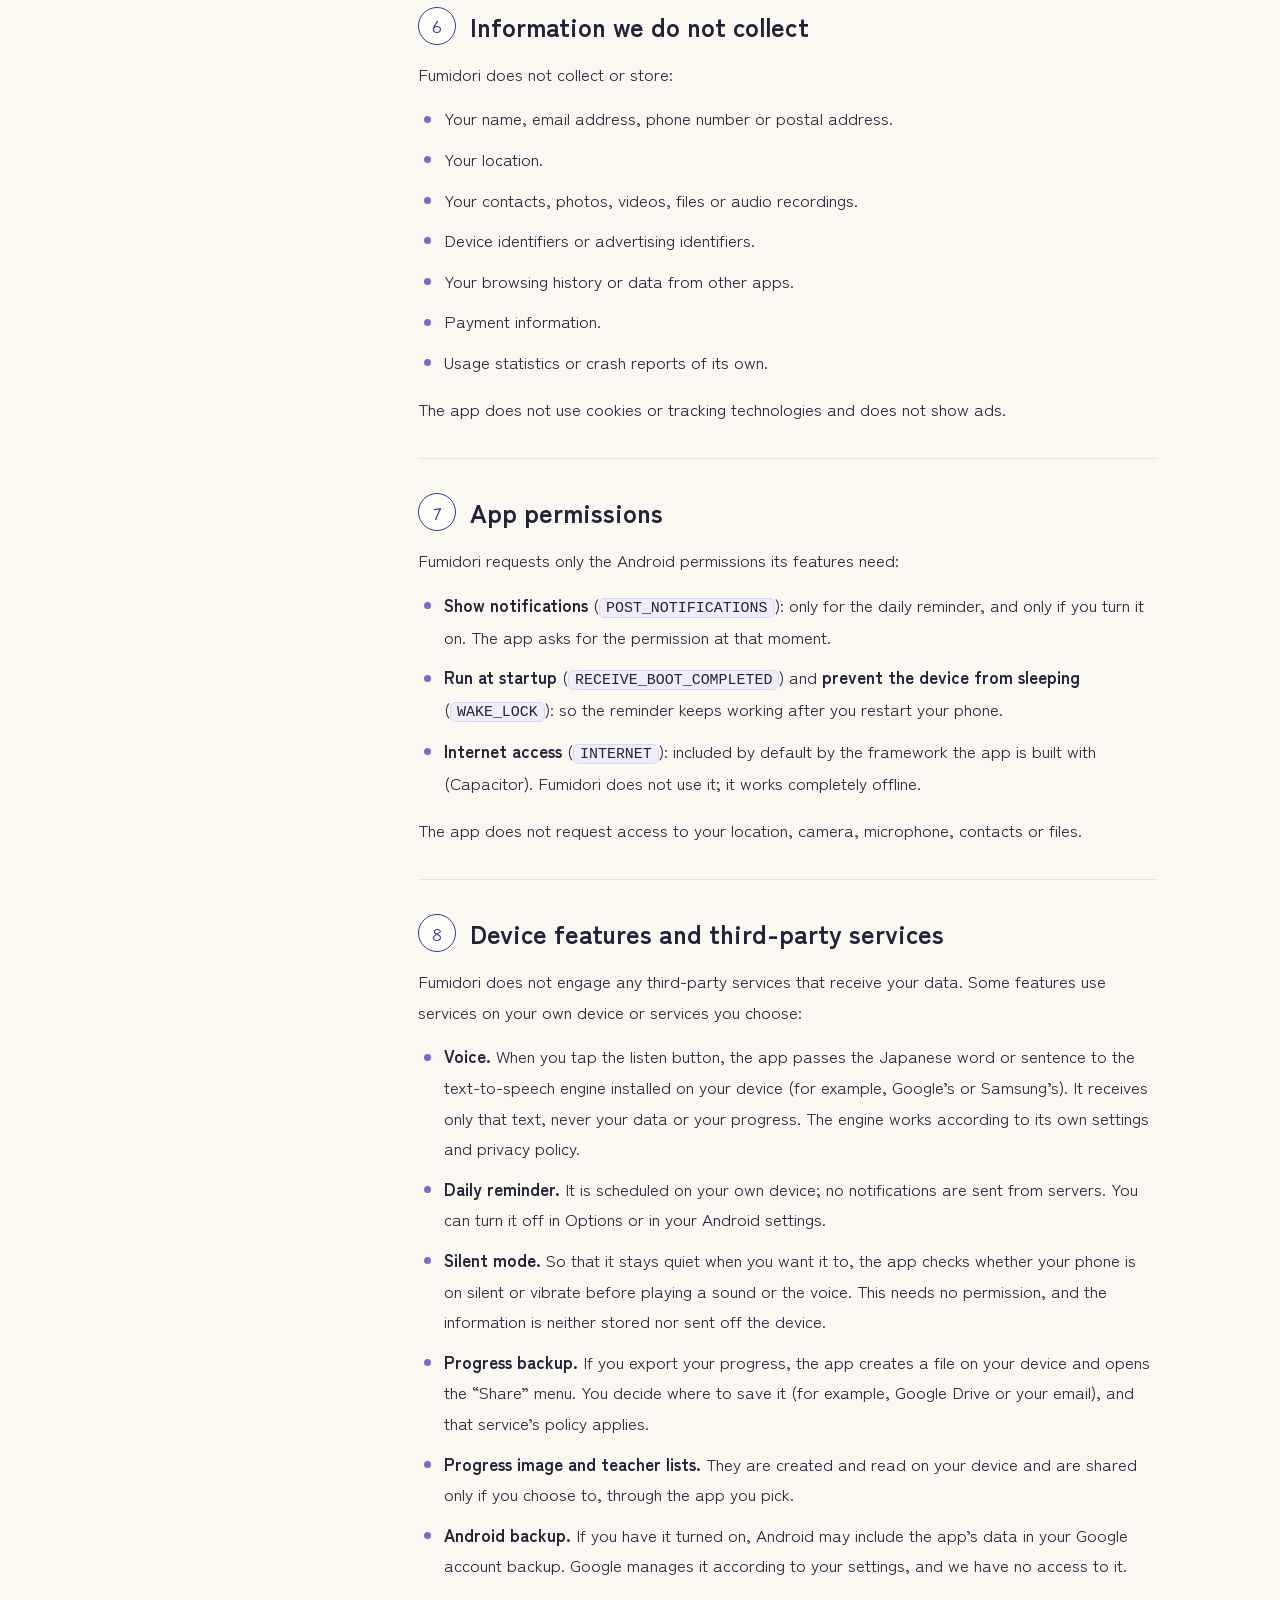
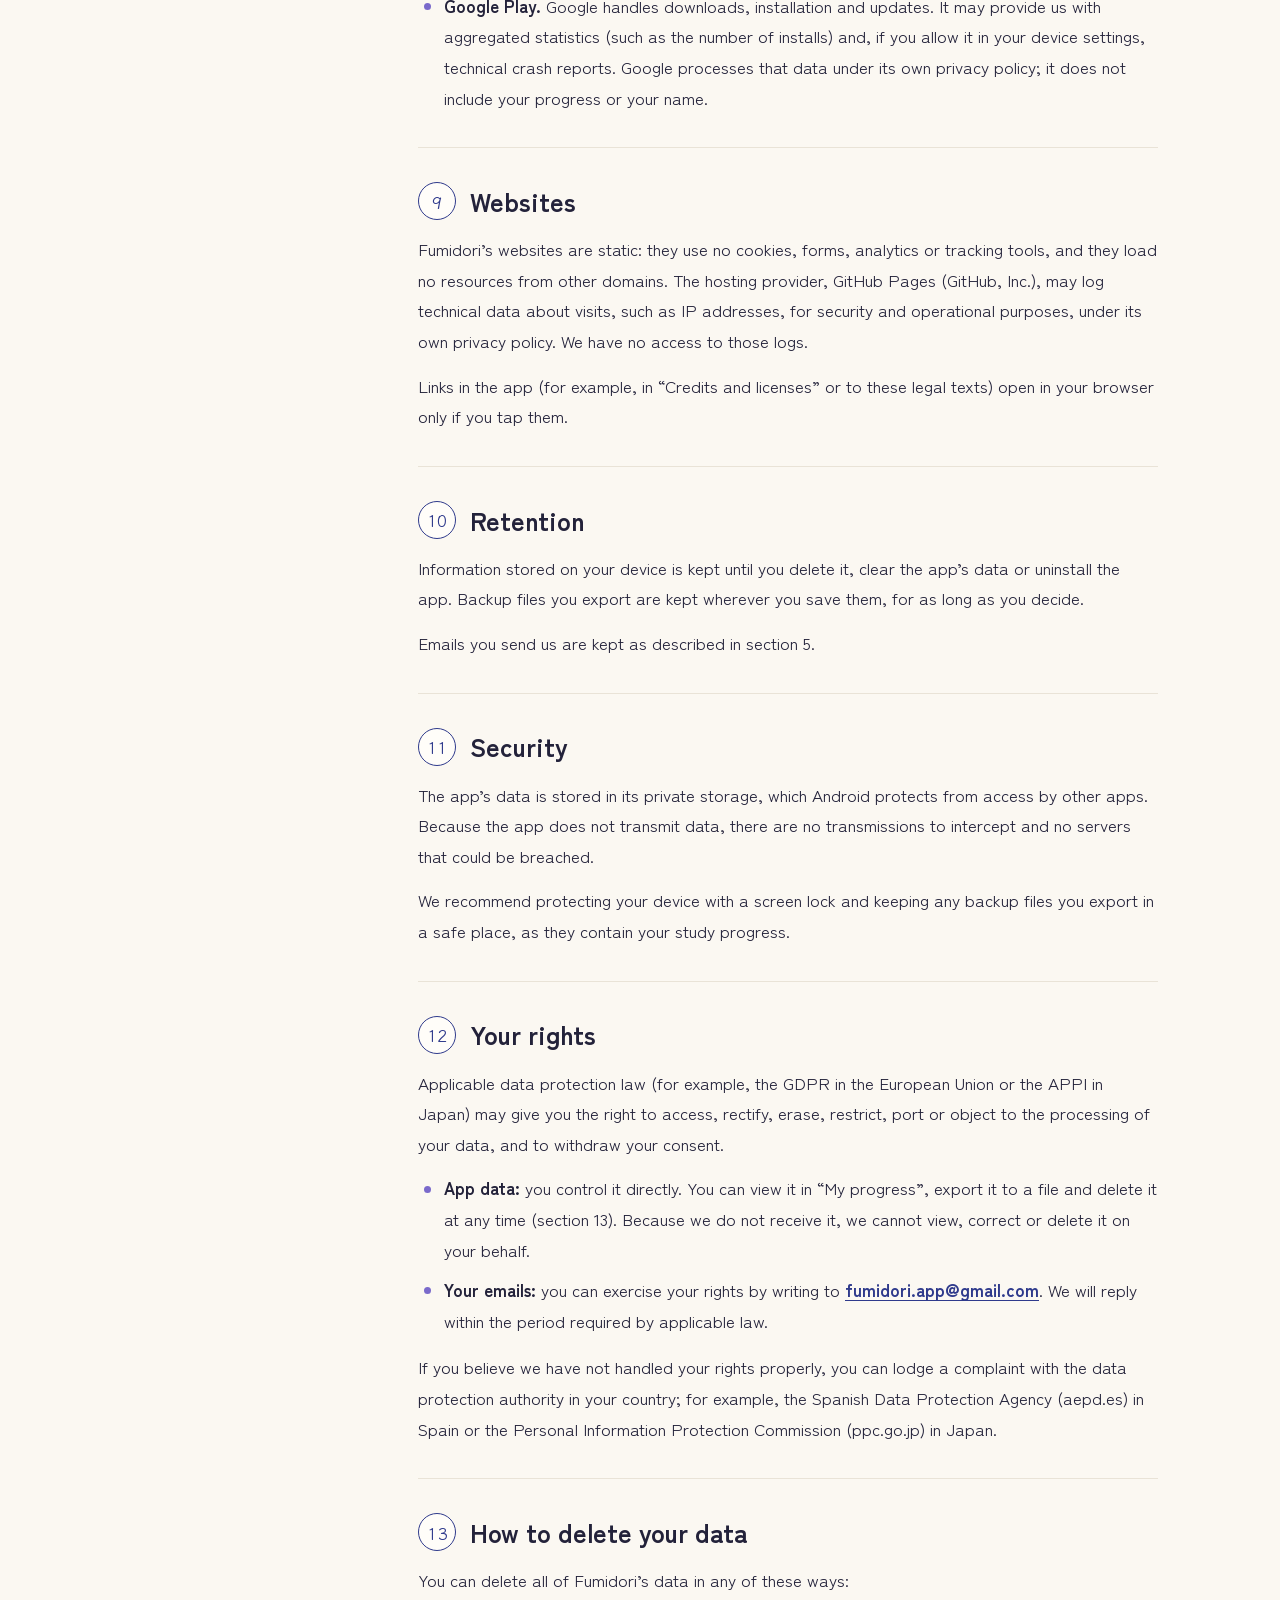
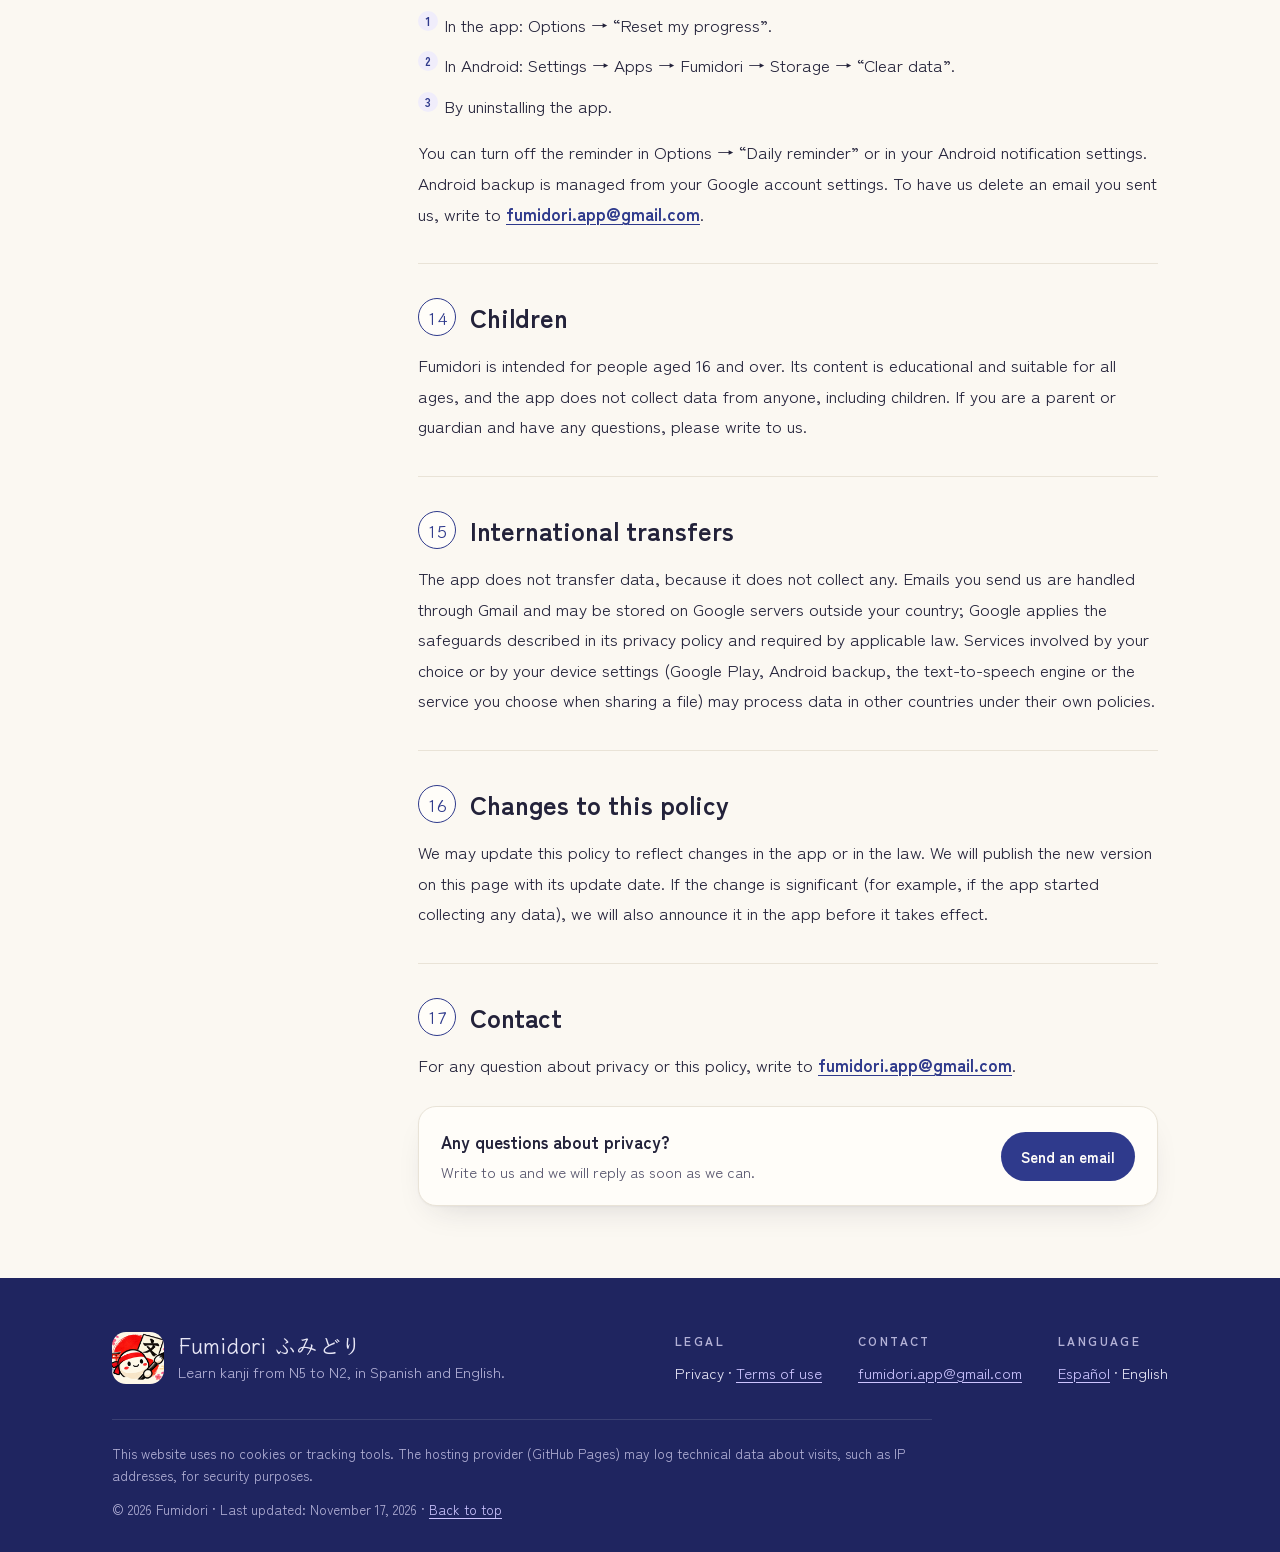
<file: en/index.html>
<!doctype html>
<html lang="en">
<head>
<meta charset="utf-8">
<meta name="viewport" content="width=device-width, initial-scale=1">
<title>Privacy policy · Fumidori ふみどり</title>
<meta name="description" content="Privacy policy of Fumidori ふみどり, the app for learning kanji from N5 to N2. No accounts, no servers, no ads and no analytics.">
<meta name="theme-color" content="#fbf8f2" media="(prefers-color-scheme: light)">
<meta name="theme-color" content="#15162a" media="(prefers-color-scheme: dark)">
<meta property="og:type" content="website">
<meta property="og:title" content="Privacy policy · Fumidori ふみどり">
<meta property="og:description" content="Privacy policy of Fumidori ふみどり, the app for learning kanji from N5 to N2. No accounts, no servers, no ads and no analytics.">
<link rel="icon" type="image/png" sizes="32x32" href="../assets/favicon-32.png">
<link rel="apple-touch-icon" href="../assets/icon-180.png">
<link rel="alternate" hreflang="es" href="../index.html">
<link rel="preload" href="../assets/fonts/zen-400.woff2" as="font" type="font/woff2" crossorigin>
<link rel="stylesheet" href="../assets/style.css">
</head>
<body id="top">
<a class="skip" href="#contenido">Skip to content</a>
<header class="site-header">
  <div class="wrap">
    <a class="brand" href="index.html"><img src="../assets/icon-192.png" alt="" width="40" height="40"><span class="brand-name">Fumidori<span class="brand-jp" lang="ja">ふみどり</span></span></a>
    <nav class="nav" aria-label="Main navigation">
      <a class="hide-sm" href="terms.html">Terms of use</a>
      <a class="hide-sm" href="#contact">Contact</a>
      <a class="lang" href="../index.html" hreflang="es" lang="es">Español</a>
    </nav>
  </div>
</header>
<main id="contenido">
  <section class="hero">
    <div class="wrap">
      <svg class="enso" viewBox="0 0 200 200" aria-hidden="true" focusable="false"><path d="M118 22c38 8 62 42 56 82-6 42-46 72-88 66-40-6-66-44-60-82 5-32 30-58 62-64" fill="none" stroke="currentColor" stroke-width="9" stroke-linecap="round"/><path d="M88 18c10-2 22-2 32 2" fill="none" stroke="currentColor" stroke-width="4" stroke-linecap="round" opacity=".6"/></svg>
      <p class="eyebrow">Fumidori · Privacy</p>
      <h1>Fumidori privacy policy</h1>
      <dl class="meta"><div><dt>Last updated</dt><dd>November 17, 2026</dd></div><div><dt>Effective date</dt><dd>November 17, 2026</dd></div><div><dt>App</dt><dd>Fumidori ふみどり for Android (<code>com.fumidori.kanji</code>)</dd></div><div><dt>Controller</dt><dd>Jonatan Ramos Pastrana</dd></div></dl>
      <div class="summary"><p><strong>In short.</strong> Fumidori does not collect, send or share personal data. It has no accounts, servers, advertising or analytics. Your progress is stored only on your device, and you can delete it at any time. We only process personal data if you choose to email us, and only to reply to you.</p></div>
      <ul class="highlights"><li><span class="k" lang="ja" aria-hidden="true">名</span><b>No accounts</b><span>No sign-up or sign-in needed.</span></li><li><span class="k" lang="ja" aria-hidden="true">網</span><b>No servers</b><span>The app works offline and sends us nothing.</span></li><li><span class="k" lang="ja" aria-hidden="true">告</span><b>No ads or analytics</b><span>No advertising, no tracking, no cookies.</span></li><li><span class="k" lang="ja" aria-hidden="true">守</span><b>Your data stays on your phone</b><span>Your progress stays on your device, and you can delete it whenever you want.</span></li></ul>
    </div>
  </section>
  <div class="wrap layout">
    <aside class="toc toc-side" aria-label="Contents">
      <p class="toc-title">Contents</p>
      <ol><li><a href="#controller">Controller</a></li><li><a href="#scope-of-this-policy">Scope of this policy</a></li><li><a href="#general-principle-the-app-does-not-collect-personal-data">General principle: the app does not collect personal data</a></li><li><a href="#information-stored-on-your-device">Information stored on your device</a></li><li><a href="#data-we-process-if-you-email-us">Data we process if you email us</a></li><li><a href="#information-we-do-not-collect">Information we do not collect</a></li><li><a href="#app-permissions">App permissions</a></li><li><a href="#device-features-and-third-party-services">Device features and third-party services</a></li><li><a href="#websites">Websites</a></li><li><a href="#retention">Retention</a></li><li><a href="#security">Security</a></li><li><a href="#your-rights">Your rights</a></li><li><a href="#how-to-delete-your-data">How to delete your data</a></li><li><a href="#children">Children</a></li><li><a href="#international-transfers">International transfers</a></li><li><a href="#changes-to-this-policy">Changes to this policy</a></li><li><a href="#contact">Contact</a></li></ol>
    </aside>
    <article class="policy">
      <details class="toc toc-mobile"><summary>Contents</summary><ol><li><a href="#controller">Controller</a></li><li><a href="#scope-of-this-policy">Scope of this policy</a></li><li><a href="#general-principle-the-app-does-not-collect-personal-data">General principle: the app does not collect personal data</a></li><li><a href="#information-stored-on-your-device">Information stored on your device</a></li><li><a href="#data-we-process-if-you-email-us">Data we process if you email us</a></li><li><a href="#information-we-do-not-collect">Information we do not collect</a></li><li><a href="#app-permissions">App permissions</a></li><li><a href="#device-features-and-third-party-services">Device features and third-party services</a></li><li><a href="#websites">Websites</a></li><li><a href="#retention">Retention</a></li><li><a href="#security">Security</a></li><li><a href="#your-rights">Your rights</a></li><li><a href="#how-to-delete-your-data">How to delete your data</a></li><li><a href="#children">Children</a></li><li><a href="#international-transfers">International transfers</a></li><li><a href="#changes-to-this-policy">Changes to this policy</a></li><li><a href="#contact">Contact</a></li></ol></details>
      <section id="controller" aria-labelledby="controller-h">
        <h2 id="controller-h"><span class="num" aria-hidden="true">1</span>Controller</h2>
        <p>The controller of Fumidori and of this privacy policy is <strong>Jonatan Ramos Pastrana</strong>, an independent developer based in Japan who publishes the app under the name “Fumidori”.</p>
        <ul><li>Email: <strong><a href="mailto:fumidori.app@gmail.com">fumidori.app@gmail.com</a></strong></li><li>App: Fumidori ふみどり, distributed through Google Play.</li></ul>
        <p>In this policy, “we” and “us” refer to the controller, and “you” refers to the person who uses the app or visits its websites.</p>
      </section>
      <section id="scope-of-this-policy" aria-labelledby="scope-of-this-policy-h">
        <h2 id="scope-of-this-policy-h"><span class="num" aria-hidden="true">2</span>Scope of this policy</h2>
        <p>This policy applies to:</p>
        <ul><li>The Fumidori app for Android.</li><li>Fumidori’s official websites: the app’s presentation page and this legal information page, both hosted on GitHub Pages.</li><li>Any communication you send us by email.</li></ul>
        <p>It does not apply to third-party services you use together with the app (for example, Google Play, your device’s text-to-speech engine or the service you choose to save or share a file), which are governed by their own policies.</p>
      </section>
      <section id="general-principle-the-app-does-not-collect-personal-data" aria-labelledby="general-principle-the-app-does-not-collect-personal-data-h">
        <h2 id="general-principle-the-app-does-not-collect-personal-data-h"><span class="num" aria-hidden="true">3</span>General principle: the app does not collect personal data</h2>
        <p>Fumidori is designed to work without collecting personal data. It has no servers, does not require an account and does not send us any information about you or about how you use it. We do not know who uses the app.</p>
        <p>We have verified this by reviewing the app’s code and configuration: it contains no connections to our own or third-party servers, and no analytics, advertising, crash reporting, sign-in or payment tools.</p>
      </section>
      <section id="information-stored-on-your-device" aria-labelledby="information-stored-on-your-device-h">
        <h2 id="information-stored-on-your-device-h"><span class="num" aria-hidden="true">4</span>Information stored on your device</h2>
        <p>To work, the app stores the following information in its private storage on your device:</p>
        <ul><li>Your study progress: correct and incorrect answers, stage and review date for each word and kanji.</li><li>Your activity: streak, streak shields, days studied and answers per day.</li><li>The short readings you have completed and your achievements.</li><li>Your settings: language, appearance, furigana, sounds, daily pace, the kanji or levels you have chosen, and the words and sentences shown recently (so they are not repeated).</li><li>The study profile you enter at the start: goal, level, exam date (if you enter it), class level and minutes per day.</li><li>The kanji you add to “My list” or mark as seen in class.</li><li>The time of the daily reminder, if you turn it on.</li><li>The name you type for the progress image, if you type one.</li><li>Whether you have activated a promo code.</li></ul>
        <p>This information <strong>never leaves your device</strong> on the app’s initiative, and we have no access to it. Because we do not receive it, we do not process it within the meaning of data protection law: it remains under your exclusive control.</p>
      </section>
      <section id="data-we-process-if-you-email-us" aria-labelledby="data-we-process-if-you-email-us-h">
        <h2 id="data-we-process-if-you-email-us-h"><span class="num" aria-hidden="true">5</span>Data we process if you email us</h2>
        <p>If you send us an email, we receive your email address, your name (if it appears in the message) and the content of your message.</p>
        <ul><li><strong>Purpose:</strong> to answer your question, consider your suggestion or fix the error you report.</li><li><strong>Legal basis:</strong> your request and our legitimate interest in handling it (Article 6(1)(b) and 6(1)(f) of the EU General Data Protection Regulation, GDPR) and, where applicable, Japan’s Act on the Protection of Personal Information (APPI).</li><li><strong>Retention:</strong> for as long as needed to handle your request and no longer than twelve months after our last exchange, unless a legal obligation requires us to keep it longer.</li><li><strong>Provider:</strong> email is handled through Gmail, a Google service that operates under its own terms and privacy policy.</li></ul>
        <p>We do not use this data for any other purpose, we do not share it with third parties and we will not send you marketing messages.</p>
      </section>
      <section id="information-we-do-not-collect" aria-labelledby="information-we-do-not-collect-h">
        <h2 id="information-we-do-not-collect-h"><span class="num" aria-hidden="true">6</span>Information we do not collect</h2>
        <p>Fumidori does not collect or store:</p>
        <ul><li>Your name, email address, phone number or postal address.</li><li>Your location.</li><li>Your contacts, photos, videos, files or audio recordings.</li><li>Device identifiers or advertising identifiers.</li><li>Your browsing history or data from other apps.</li><li>Payment information.</li><li>Usage statistics or crash reports of its own.</li></ul>
        <p>The app does not use cookies or tracking technologies and does not show ads.</p>
      </section>
      <section id="app-permissions" aria-labelledby="app-permissions-h">
        <h2 id="app-permissions-h"><span class="num" aria-hidden="true">7</span>App permissions</h2>
        <p>Fumidori requests only the Android permissions its features need:</p>
        <ul><li><strong>Show notifications</strong> (<code>POST_NOTIFICATIONS</code>): only for the daily reminder, and only if you turn it on. The app asks for the permission at that moment.</li><li><strong>Run at startup</strong> (<code>RECEIVE_BOOT_COMPLETED</code>) and <strong>prevent the device from sleeping</strong> (<code>WAKE_LOCK</code>): so the reminder keeps working after you restart your phone.</li><li><strong>Internet access</strong> (<code>INTERNET</code>): included by default by the framework the app is built with (Capacitor). Fumidori does not use it; it works completely offline.</li></ul>
        <p>The app does not request access to your location, camera, microphone, contacts or files.</p>
      </section>
      <section id="device-features-and-third-party-services" aria-labelledby="device-features-and-third-party-services-h">
        <h2 id="device-features-and-third-party-services-h"><span class="num" aria-hidden="true">8</span>Device features and third-party services</h2>
        <p>Fumidori does not engage any third-party services that receive your data. Some features use services on your own device or services you choose:</p>
        <ul><li><strong>Voice.</strong> When you tap the listen button, the app passes the Japanese word or sentence to the text-to-speech engine installed on your device (for example, Google’s or Samsung’s). It receives only that text, never your data or your progress. The engine works according to its own settings and privacy policy.</li><li><strong>Daily reminder.</strong> It is scheduled on your own device; no notifications are sent from servers. You can turn it off in Options or in your Android settings.</li><li><strong>Silent mode.</strong> So that it stays quiet when you want it to, the app checks whether your phone is on silent or vibrate before playing a sound or the voice. This needs no permission, and the information is neither stored nor sent off the device.</li><li><strong>Progress backup.</strong> If you export your progress, the app creates a file on your device and opens the “Share” menu. You decide where to save it (for example, Google Drive or your email), and that service’s policy applies.</li><li><strong>Progress image and teacher lists.</strong> They are created and read on your device and are shared only if you choose to, through the app you pick.</li><li><strong>Android backup.</strong> If you have it turned on, Android may include the app’s data in your Google account backup. Google manages it according to your settings, and we have no access to it.</li><li><strong>Google Play.</strong> Google handles downloads, installation and updates. It may provide us with aggregated statistics (such as the number of installs) and, if you allow it in your device settings, technical crash reports. Google processes that data under its own privacy policy; it does not include your progress or your name.</li></ul>
      </section>
      <section id="websites" aria-labelledby="websites-h">
        <h2 id="websites-h"><span class="num" aria-hidden="true">9</span>Websites</h2>
        <p>Fumidori’s websites are static: they use no cookies, forms, analytics or tracking tools, and they load no resources from other domains. The hosting provider, GitHub Pages (GitHub, Inc.), may log technical data about visits, such as IP addresses, for security and operational purposes, under its own privacy policy. We have no access to those logs.</p>
        <p>Links in the app (for example, in “Credits and licenses” or to these legal texts) open in your browser only if you tap them.</p>
      </section>
      <section id="retention" aria-labelledby="retention-h">
        <h2 id="retention-h"><span class="num" aria-hidden="true">10</span>Retention</h2>
        <p>Information stored on your device is kept until you delete it, clear the app’s data or uninstall the app. Backup files you export are kept wherever you save them, for as long as you decide.</p>
        <p>Emails you send us are kept as described in section 5.</p>
      </section>
      <section id="security" aria-labelledby="security-h">
        <h2 id="security-h"><span class="num" aria-hidden="true">11</span>Security</h2>
        <p>The app’s data is stored in its private storage, which Android protects from access by other apps. Because the app does not transmit data, there are no transmissions to intercept and no servers that could be breached.</p>
        <p>We recommend protecting your device with a screen lock and keeping any backup files you export in a safe place, as they contain your study progress.</p>
      </section>
      <section id="your-rights" aria-labelledby="your-rights-h">
        <h2 id="your-rights-h"><span class="num" aria-hidden="true">12</span>Your rights</h2>
        <p>Applicable data protection law (for example, the GDPR in the European Union or the APPI in Japan) may give you the right to access, rectify, erase, restrict, port or object to the processing of your data, and to withdraw your consent.</p>
        <ul><li><strong>App data:</strong> you control it directly. You can view it in “My progress”, export it to a file and delete it at any time (section 13). Because we do not receive it, we cannot view, correct or delete it on your behalf.</li><li><strong>Your emails:</strong> you can exercise your rights by writing to <strong><a href="mailto:fumidori.app@gmail.com">fumidori.app@gmail.com</a></strong>. We will reply within the period required by applicable law.</li></ul>
        <p>If you believe we have not handled your rights properly, you can lodge a complaint with the data protection authority in your country; for example, the Spanish Data Protection Agency (aepd.es) in Spain or the Personal Information Protection Commission (ppc.go.jp) in Japan.</p>
      </section>
      <section id="how-to-delete-your-data" aria-labelledby="how-to-delete-your-data-h">
        <h2 id="how-to-delete-your-data-h"><span class="num" aria-hidden="true">13</span>How to delete your data</h2>
        <p>You can delete all of Fumidori’s data in any of these ways:</p>
        <ol><li>In the app: Options → “Reset my progress”.</li><li>In Android: Settings → Apps → Fumidori → Storage → “Clear data”.</li><li>By uninstalling the app.</li></ol>
        <p>You can turn off the reminder in Options → “Daily reminder” or in your Android notification settings. Android backup is managed from your Google account settings. To have us delete an email you sent us, write to <strong><a href="mailto:fumidori.app@gmail.com">fumidori.app@gmail.com</a></strong>.</p>
      </section>
      <section id="children" aria-labelledby="children-h">
        <h2 id="children-h"><span class="num" aria-hidden="true">14</span>Children</h2>
        <p>Fumidori is intended for people aged 16 and over. Its content is educational and suitable for all ages, and the app does not collect data from anyone, including children. If you are a parent or guardian and have any questions, please write to us.</p>
      </section>
      <section id="international-transfers" aria-labelledby="international-transfers-h">
        <h2 id="international-transfers-h"><span class="num" aria-hidden="true">15</span>International transfers</h2>
        <p>The app does not transfer data, because it does not collect any. Emails you send us are handled through Gmail and may be stored on Google servers outside your country; Google applies the safeguards described in its privacy policy and required by applicable law. Services involved by your choice or by your device settings (Google Play, Android backup, the text-to-speech engine or the service you choose when sharing a file) may process data in other countries under their own policies.</p>
      </section>
      <section id="changes-to-this-policy" aria-labelledby="changes-to-this-policy-h">
        <h2 id="changes-to-this-policy-h"><span class="num" aria-hidden="true">16</span>Changes to this policy</h2>
        <p>We may update this policy to reflect changes in the app or in the law. We will publish the new version on this page with its update date. If the change is significant (for example, if the app started collecting any data), we will also announce it in the app before it takes effect.</p>
      </section>
      <section id="contact" aria-labelledby="contact-h">
        <h2 id="contact-h"><span class="num" aria-hidden="true">17</span>Contact</h2>
        <p>For any question about privacy or this policy, write to <strong><a href="mailto:fumidori.app@gmail.com">fumidori.app@gmail.com</a></strong>.</p>
      </section>
      <div class="contact-card"><p><b>Any questions about privacy?</b>Write to us and we will reply as soon as we can.</p><a class="button" href="mailto:fumidori.app@gmail.com">Send an email</a></div>
    </article>
  </div>
</main>
<footer class="site-footer">
  <div class="wrap">
    <div class="foot-top">
      <div class="foot-brand"><img src="../assets/icon-192.png" alt="" width="52" height="52"><div><b>Fumidori <span lang="ja">ふみどり</span></b><p>Learn kanji from N5 to N2, in Spanish and English.</p></div></div>
      <div class="foot-cols">
        <div><h3>Legal</h3><p><span aria-current="page">Privacy</span> · <a href="terms.html">Terms of use</a></p></div>
        <div><h3>Contact</h3><p><a href="mailto:fumidori.app@gmail.com">fumidori.app@gmail.com</a></p></div>
        <div><h3>Language</h3><p><a href="../index.html" hreflang="es" lang="es">Español</a> · English</p></div>
      </div>
    </div>
    <p class="foot-note">This website uses no cookies or tracking tools. The hosting provider (GitHub Pages) may log technical data about visits, such as IP addresses, for security purposes.</p>
    <p class="foot-copy">© 2026 Fumidori · Last updated: November 17, 2026 · <a href="#top">Back to top</a></p>
  </div>
</footer>
</body>
</html>
</file>
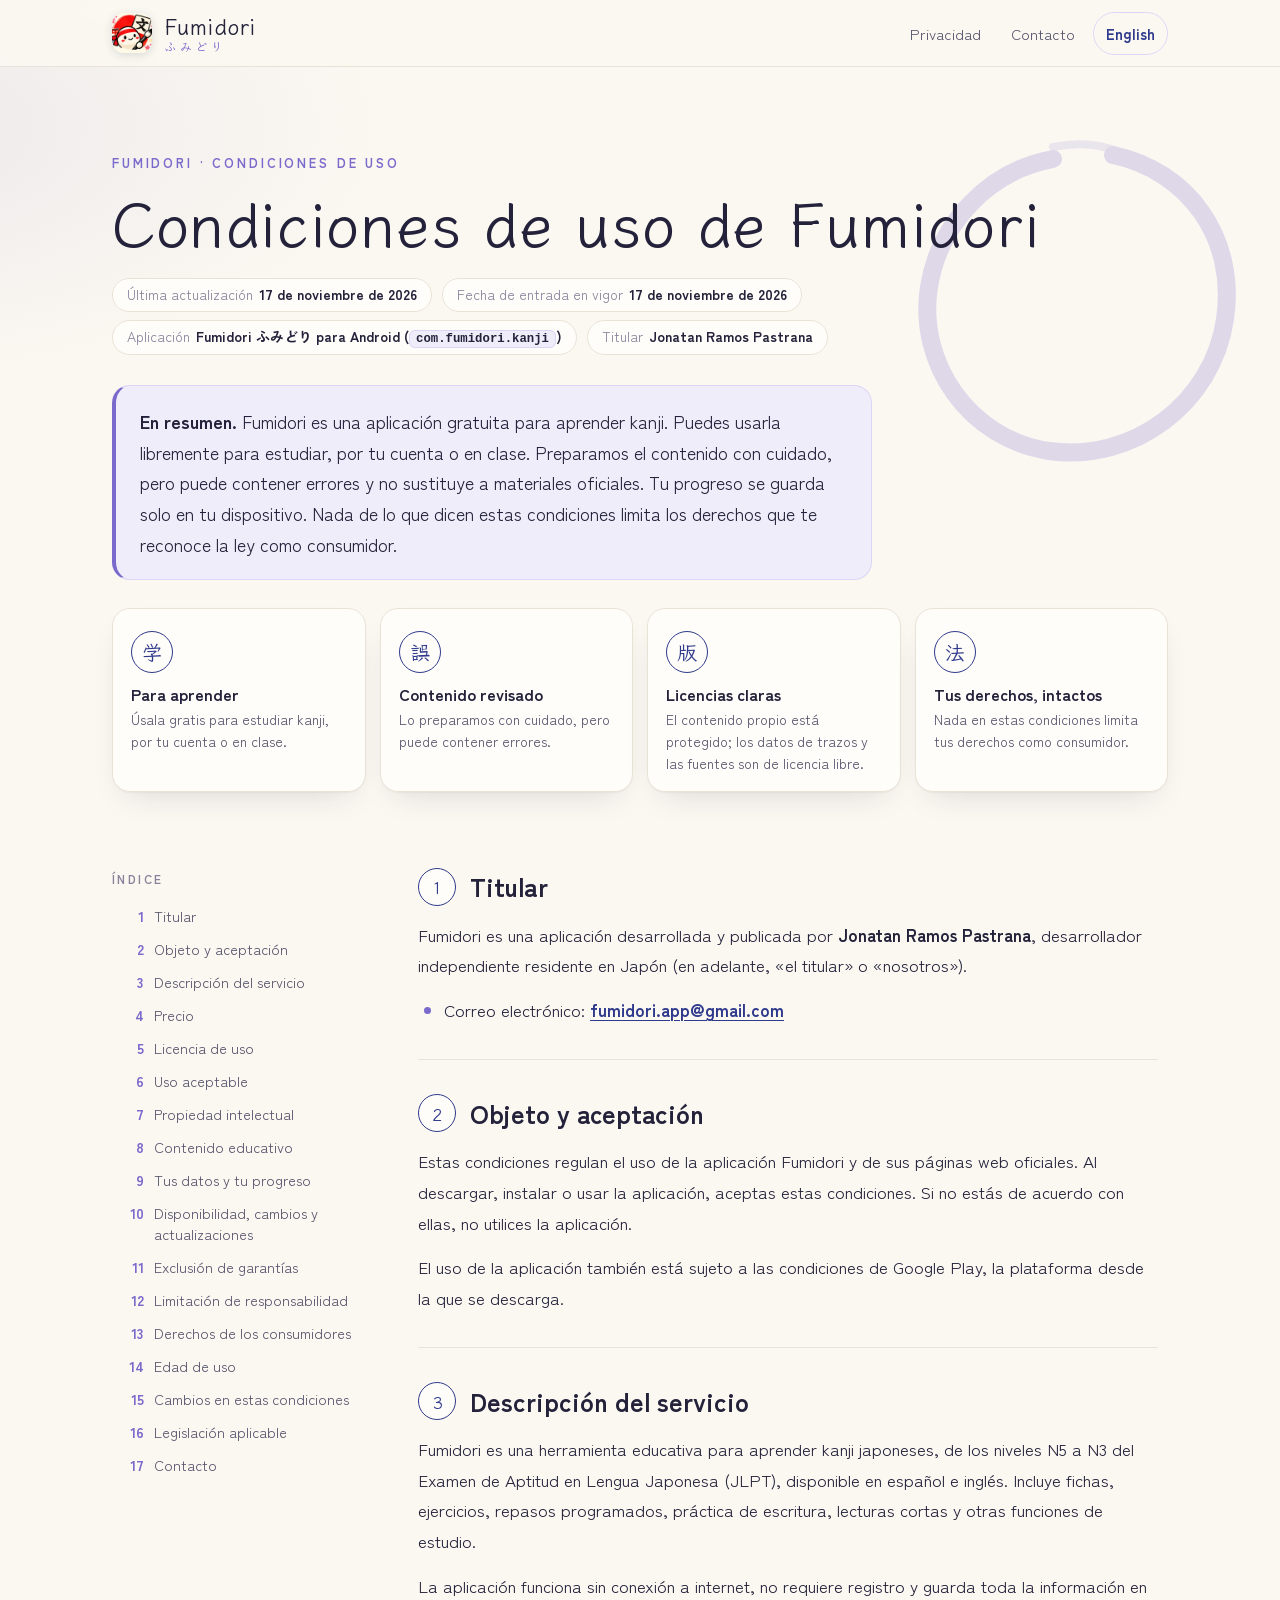
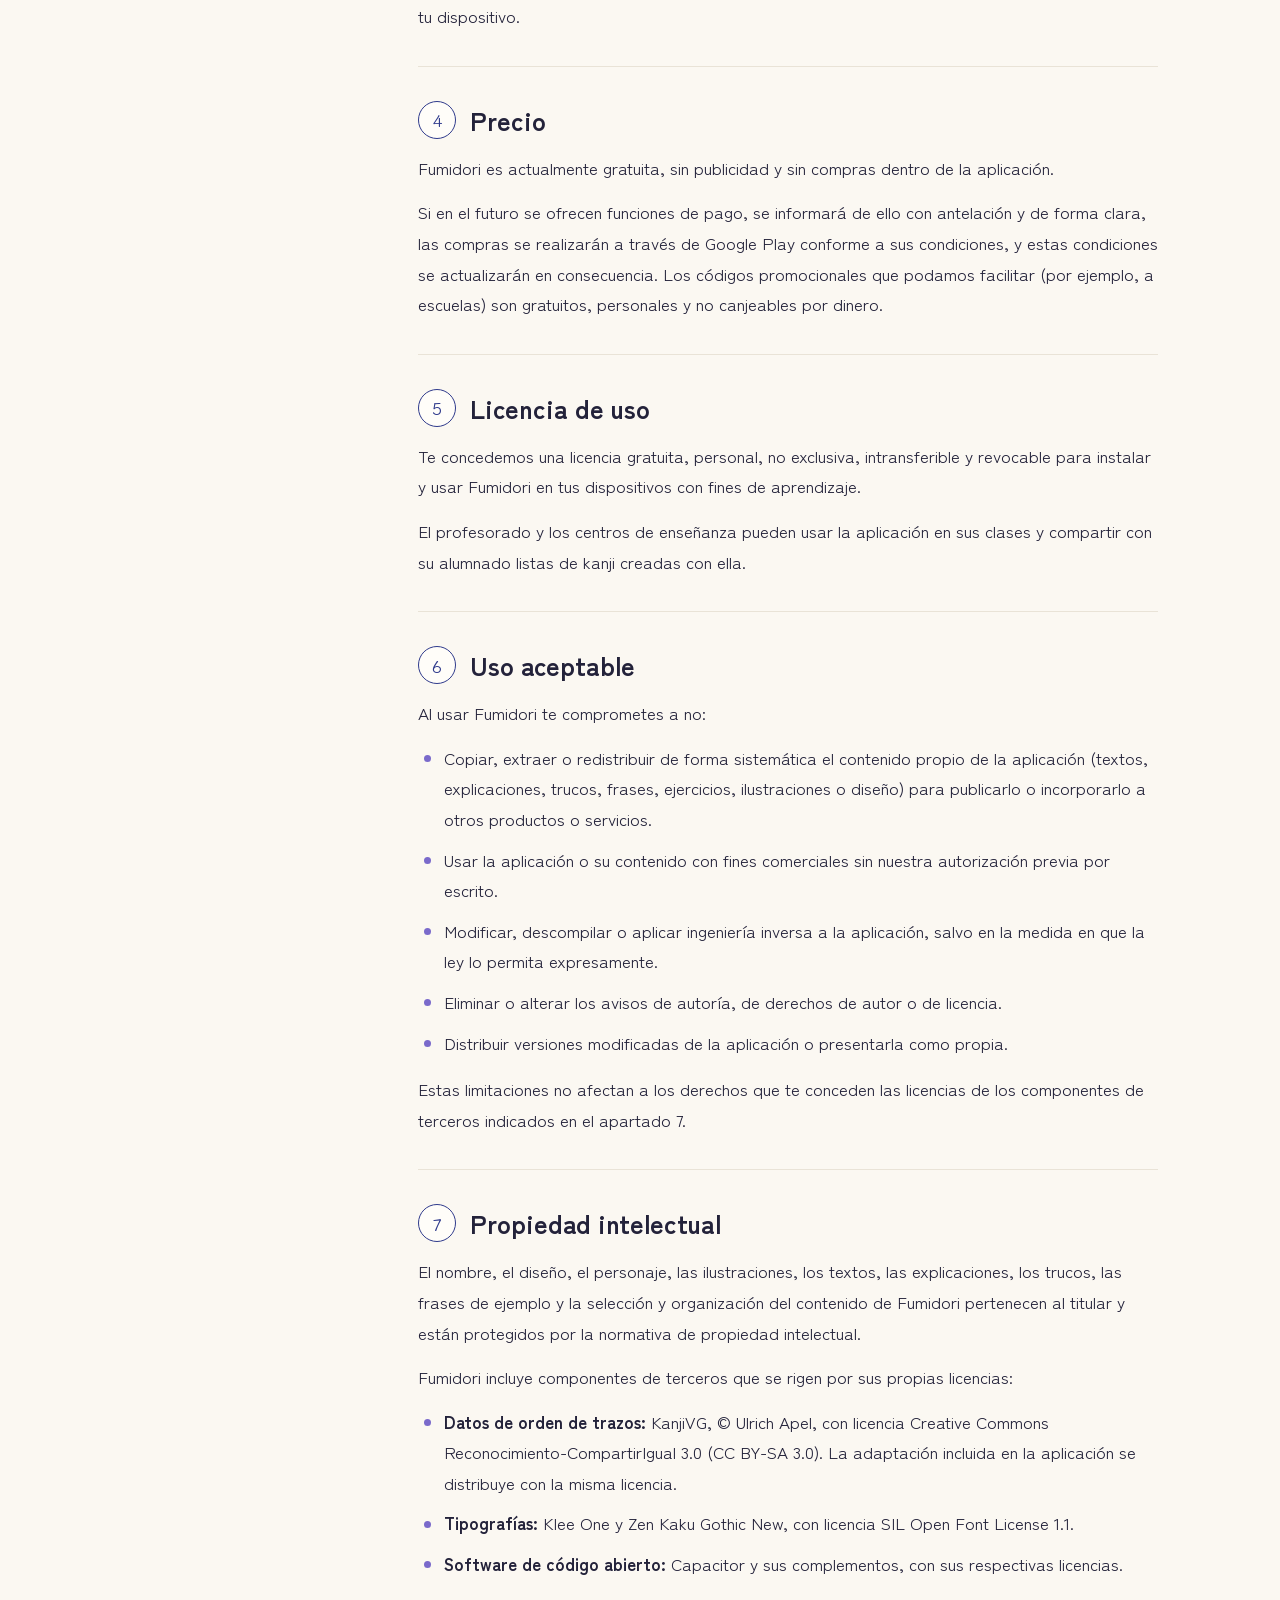
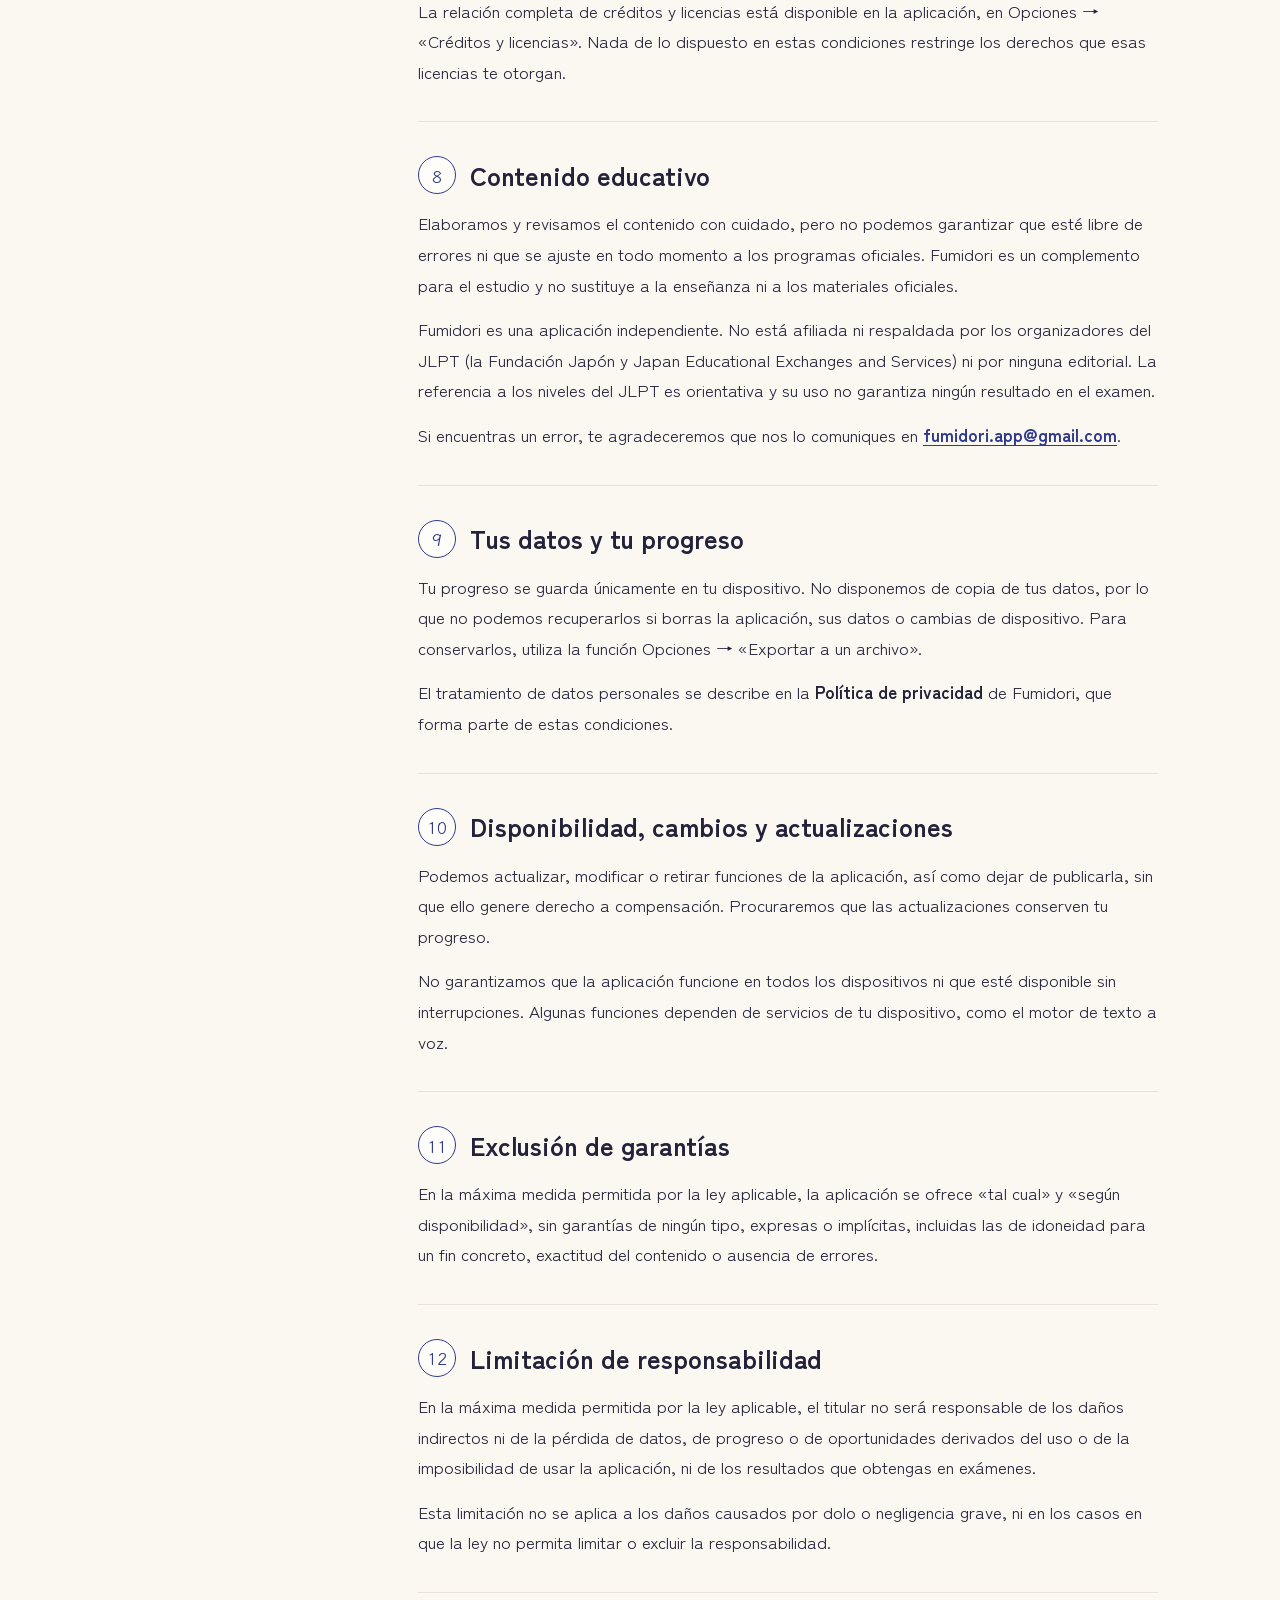
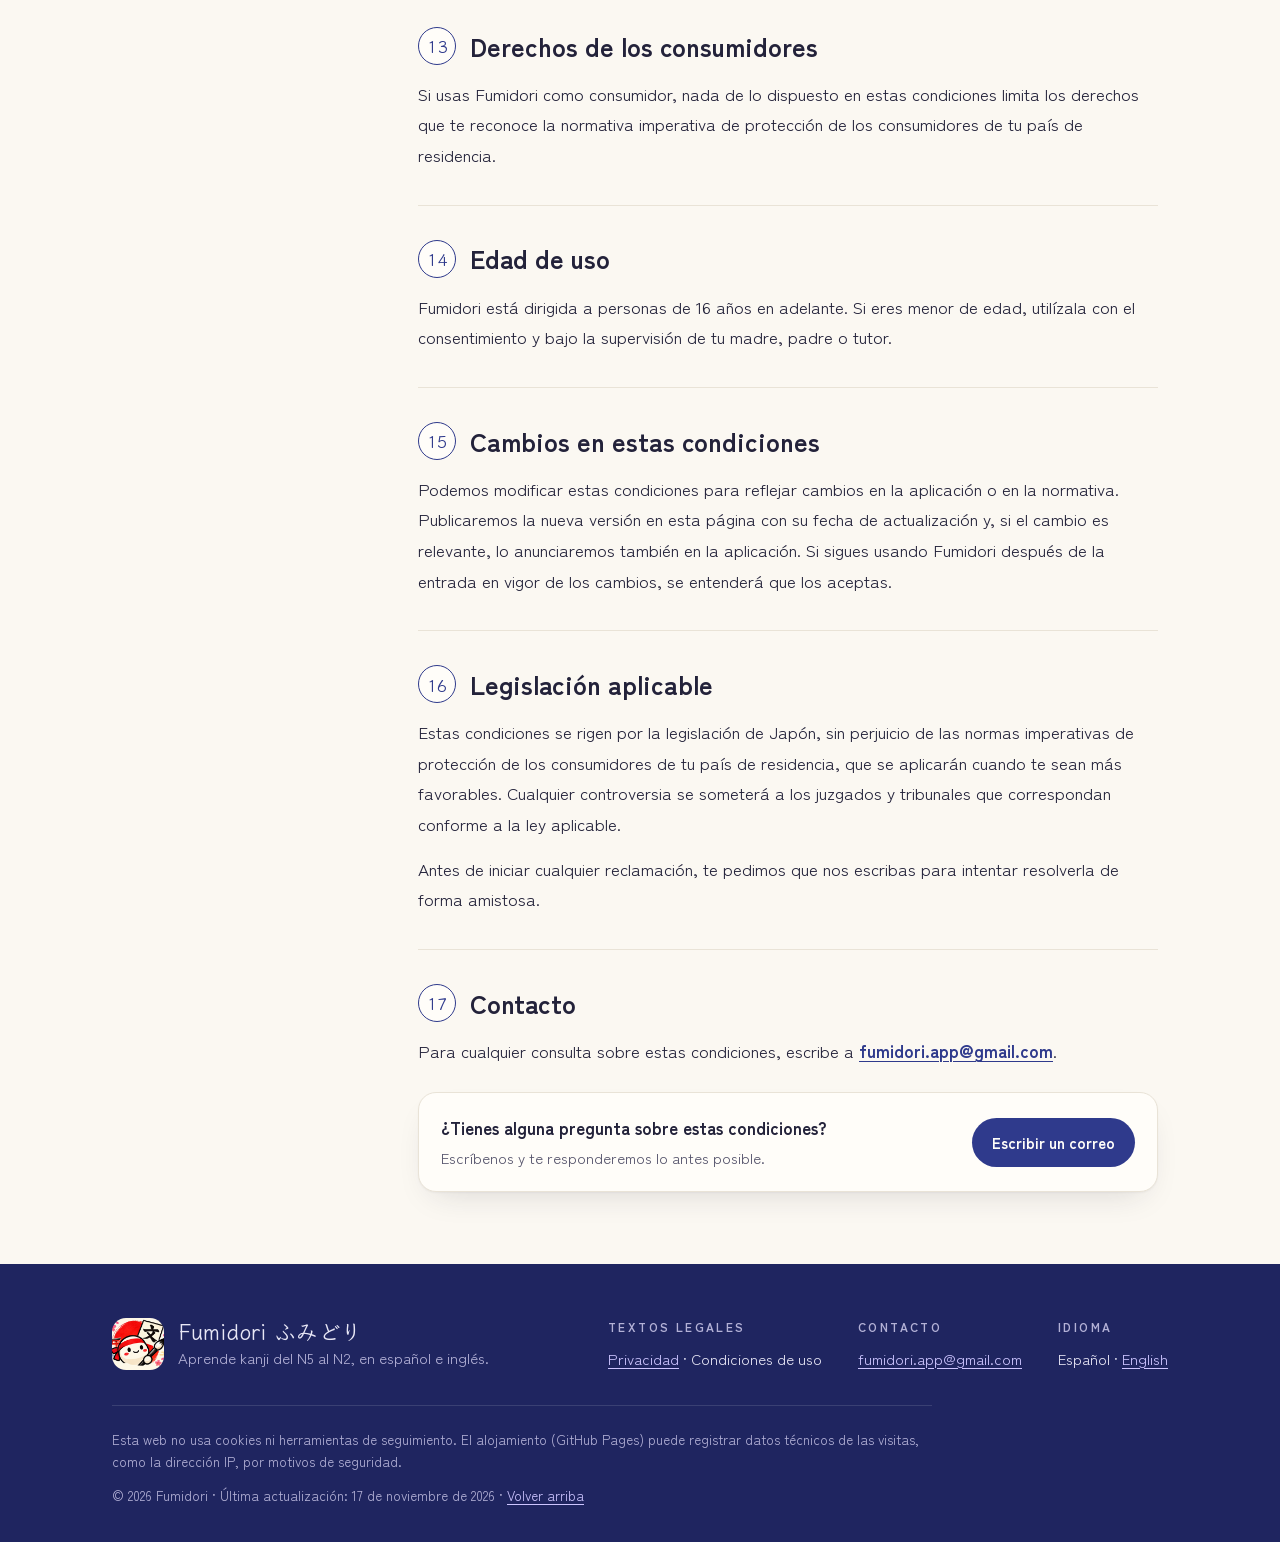
<file: condiciones.html>
<!doctype html>
<html lang="es">
<head>
<meta charset="utf-8">
<meta name="viewport" content="width=device-width, initial-scale=1">
<title>Condiciones de uso · Fumidori ふみどり</title>
<meta name="description" content="Condiciones de uso de Fumidori ふみどり, la app gratuita para aprender kanji del N5 al N2.">
<meta name="theme-color" content="#fbf8f2" media="(prefers-color-scheme: light)">
<meta name="theme-color" content="#15162a" media="(prefers-color-scheme: dark)">
<meta property="og:type" content="website">
<meta property="og:title" content="Condiciones de uso · Fumidori ふみどり">
<meta property="og:description" content="Condiciones de uso de Fumidori ふみどり, la app gratuita para aprender kanji del N5 al N2.">
<link rel="icon" type="image/png" sizes="32x32" href="assets/favicon-32.png">
<link rel="apple-touch-icon" href="assets/icon-180.png">
<link rel="alternate" hreflang="en" href="en/terms.html">
<link rel="preload" href="assets/fonts/zen-400.woff2" as="font" type="font/woff2" crossorigin>
<link rel="stylesheet" href="assets/style.css">
</head>
<body id="top">
<a class="skip" href="#contenido">Saltar al contenido</a>
<header class="site-header">
  <div class="wrap">
    <a class="brand" href="index.html"><img src="assets/icon-192.png" alt="" width="40" height="40"><span class="brand-name">Fumidori<span class="brand-jp" lang="ja">ふみどり</span></span></a>
    <nav class="nav" aria-label="Navegación principal">
      <a class="hide-sm" href="index.html">Privacidad</a>
      <a class="hide-sm" href="#contacto">Contacto</a>
      <a class="lang" href="en/terms.html" hreflang="en" lang="en">English</a>
    </nav>
  </div>
</header>
<main id="contenido">
  <section class="hero">
    <div class="wrap">
      <svg class="enso" viewBox="0 0 200 200" aria-hidden="true" focusable="false"><path d="M118 22c38 8 62 42 56 82-6 42-46 72-88 66-40-6-66-44-60-82 5-32 30-58 62-64" fill="none" stroke="currentColor" stroke-width="9" stroke-linecap="round"/><path d="M88 18c10-2 22-2 32 2" fill="none" stroke="currentColor" stroke-width="4" stroke-linecap="round" opacity=".6"/></svg>
      <p class="eyebrow">Fumidori · Condiciones de uso</p>
      <h1>Condiciones de uso de Fumidori</h1>
      <dl class="meta"><div><dt>Última actualización</dt><dd>17 de noviembre de 2026</dd></div><div><dt>Fecha de entrada en vigor</dt><dd>17 de noviembre de 2026</dd></div><div><dt>Aplicación</dt><dd>Fumidori ふみどり para Android (<code>com.fumidori.kanji</code>)</dd></div><div><dt>Titular</dt><dd>Jonatan Ramos Pastrana</dd></div></dl>
      <div class="summary"><p><strong>En resumen.</strong> Fumidori es una aplicación gratuita para aprender kanji. Puedes usarla libremente para estudiar, por tu cuenta o en clase. Preparamos el contenido con cuidado, pero puede contener errores y no sustituye a materiales oficiales. Tu progreso se guarda solo en tu dispositivo. Nada de lo que dicen estas condiciones limita los derechos que te reconoce la ley como consumidor.</p></div>
      <ul class="highlights"><li><span class="k" lang="ja" aria-hidden="true">学</span><b>Para aprender</b><span>Úsala gratis para estudiar kanji, por tu cuenta o en clase.</span></li><li><span class="k" lang="ja" aria-hidden="true">誤</span><b>Contenido revisado</b><span>Lo preparamos con cuidado, pero puede contener errores.</span></li><li><span class="k" lang="ja" aria-hidden="true">版</span><b>Licencias claras</b><span>El contenido propio está protegido; los datos de trazos y las fuentes son de licencia libre.</span></li><li><span class="k" lang="ja" aria-hidden="true">法</span><b>Tus derechos, intactos</b><span>Nada en estas condiciones limita tus derechos como consumidor.</span></li></ul>
    </div>
  </section>
  <div class="wrap layout">
    <aside class="toc toc-side" aria-label="Índice">
      <p class="toc-title">Índice</p>
      <ol><li><a href="#titular">Titular</a></li><li><a href="#objeto-y-aceptacion">Objeto y aceptación</a></li><li><a href="#descripcion-del-servicio">Descripción del servicio</a></li><li><a href="#precio">Precio</a></li><li><a href="#licencia-de-uso">Licencia de uso</a></li><li><a href="#uso-aceptable">Uso aceptable</a></li><li><a href="#propiedad-intelectual">Propiedad intelectual</a></li><li><a href="#contenido-educativo">Contenido educativo</a></li><li><a href="#tus-datos-y-tu-progreso">Tus datos y tu progreso</a></li><li><a href="#disponibilidad-cambios-y-actualizaciones">Disponibilidad, cambios y actualizaciones</a></li><li><a href="#exclusion-de-garantias">Exclusión de garantías</a></li><li><a href="#limitacion-de-responsabilidad">Limitación de responsabilidad</a></li><li><a href="#derechos-de-los-consumidores">Derechos de los consumidores</a></li><li><a href="#edad-de-uso">Edad de uso</a></li><li><a href="#cambios-en-estas-condiciones">Cambios en estas condiciones</a></li><li><a href="#legislacion-aplicable">Legislación aplicable</a></li><li><a href="#contacto">Contacto</a></li></ol>
    </aside>
    <article class="policy">
      <details class="toc toc-mobile"><summary>Índice</summary><ol><li><a href="#titular">Titular</a></li><li><a href="#objeto-y-aceptacion">Objeto y aceptación</a></li><li><a href="#descripcion-del-servicio">Descripción del servicio</a></li><li><a href="#precio">Precio</a></li><li><a href="#licencia-de-uso">Licencia de uso</a></li><li><a href="#uso-aceptable">Uso aceptable</a></li><li><a href="#propiedad-intelectual">Propiedad intelectual</a></li><li><a href="#contenido-educativo">Contenido educativo</a></li><li><a href="#tus-datos-y-tu-progreso">Tus datos y tu progreso</a></li><li><a href="#disponibilidad-cambios-y-actualizaciones">Disponibilidad, cambios y actualizaciones</a></li><li><a href="#exclusion-de-garantias">Exclusión de garantías</a></li><li><a href="#limitacion-de-responsabilidad">Limitación de responsabilidad</a></li><li><a href="#derechos-de-los-consumidores">Derechos de los consumidores</a></li><li><a href="#edad-de-uso">Edad de uso</a></li><li><a href="#cambios-en-estas-condiciones">Cambios en estas condiciones</a></li><li><a href="#legislacion-aplicable">Legislación aplicable</a></li><li><a href="#contacto">Contacto</a></li></ol></details>
      <section id="titular" aria-labelledby="titular-h">
        <h2 id="titular-h"><span class="num" aria-hidden="true">1</span>Titular</h2>
        <p>Fumidori es una aplicación desarrollada y publicada por <strong>Jonatan Ramos Pastrana</strong>, desarrollador independiente residente en Japón (en adelante, «el titular» o «nosotros»).</p>
        <ul><li>Correo electrónico: <strong><a href="mailto:fumidori.app@gmail.com">fumidori.app@gmail.com</a></strong></li></ul>
      </section>
      <section id="objeto-y-aceptacion" aria-labelledby="objeto-y-aceptacion-h">
        <h2 id="objeto-y-aceptacion-h"><span class="num" aria-hidden="true">2</span>Objeto y aceptación</h2>
        <p>Estas condiciones regulan el uso de la aplicación Fumidori y de sus páginas web oficiales. Al descargar, instalar o usar la aplicación, aceptas estas condiciones. Si no estás de acuerdo con ellas, no utilices la aplicación.</p>
        <p>El uso de la aplicación también está sujeto a las condiciones de Google Play, la plataforma desde la que se descarga.</p>
      </section>
      <section id="descripcion-del-servicio" aria-labelledby="descripcion-del-servicio-h">
        <h2 id="descripcion-del-servicio-h"><span class="num" aria-hidden="true">3</span>Descripción del servicio</h2>
        <p>Fumidori es una herramienta educativa para aprender kanji japoneses, de los niveles N5 a N3 del Examen de Aptitud en Lengua Japonesa (JLPT), disponible en español e inglés. Incluye fichas, ejercicios, repasos programados, práctica de escritura, lecturas cortas y otras funciones de estudio.</p>
        <p>La aplicación funciona sin conexión a internet, no requiere registro y guarda toda la información en tu dispositivo.</p>
      </section>
      <section id="precio" aria-labelledby="precio-h">
        <h2 id="precio-h"><span class="num" aria-hidden="true">4</span>Precio</h2>
        <p>Fumidori es actualmente gratuita, sin publicidad y sin compras dentro de la aplicación.</p>
        <p>Si en el futuro se ofrecen funciones de pago, se informará de ello con antelación y de forma clara, las compras se realizarán a través de Google Play conforme a sus condiciones, y estas condiciones se actualizarán en consecuencia. Los códigos promocionales que podamos facilitar (por ejemplo, a escuelas) son gratuitos, personales y no canjeables por dinero.</p>
      </section>
      <section id="licencia-de-uso" aria-labelledby="licencia-de-uso-h">
        <h2 id="licencia-de-uso-h"><span class="num" aria-hidden="true">5</span>Licencia de uso</h2>
        <p>Te concedemos una licencia gratuita, personal, no exclusiva, intransferible y revocable para instalar y usar Fumidori en tus dispositivos con fines de aprendizaje.</p>
        <p>El profesorado y los centros de enseñanza pueden usar la aplicación en sus clases y compartir con su alumnado listas de kanji creadas con ella.</p>
      </section>
      <section id="uso-aceptable" aria-labelledby="uso-aceptable-h">
        <h2 id="uso-aceptable-h"><span class="num" aria-hidden="true">6</span>Uso aceptable</h2>
        <p>Al usar Fumidori te comprometes a no:</p>
        <ul><li>Copiar, extraer o redistribuir de forma sistemática el contenido propio de la aplicación (textos, explicaciones, trucos, frases, ejercicios, ilustraciones o diseño) para publicarlo o incorporarlo a otros productos o servicios.</li><li>Usar la aplicación o su contenido con fines comerciales sin nuestra autorización previa por escrito.</li><li>Modificar, descompilar o aplicar ingeniería inversa a la aplicación, salvo en la medida en que la ley lo permita expresamente.</li><li>Eliminar o alterar los avisos de autoría, de derechos de autor o de licencia.</li><li>Distribuir versiones modificadas de la aplicación o presentarla como propia.</li></ul>
        <p>Estas limitaciones no afectan a los derechos que te conceden las licencias de los componentes de terceros indicados en el apartado 7.</p>
      </section>
      <section id="propiedad-intelectual" aria-labelledby="propiedad-intelectual-h">
        <h2 id="propiedad-intelectual-h"><span class="num" aria-hidden="true">7</span>Propiedad intelectual</h2>
        <p>El nombre, el diseño, el personaje, las ilustraciones, los textos, las explicaciones, los trucos, las frases de ejemplo y la selección y organización del contenido de Fumidori pertenecen al titular y están protegidos por la normativa de propiedad intelectual.</p>
        <p>Fumidori incluye componentes de terceros que se rigen por sus propias licencias:</p>
        <ul><li><strong>Datos de orden de trazos:</strong> KanjiVG, © Ulrich Apel, con licencia Creative Commons Reconocimiento-CompartirIgual 3.0 (CC BY-SA 3.0). La adaptación incluida en la aplicación se distribuye con la misma licencia.</li><li><strong>Tipografías:</strong> Klee One y Zen Kaku Gothic New, con licencia SIL Open Font License 1.1.</li><li><strong>Software de código abierto:</strong> Capacitor y sus complementos, con sus respectivas licencias.</li></ul>
        <p>La relación completa de créditos y licencias está disponible en la aplicación, en Opciones → «Créditos y licencias». Nada de lo dispuesto en estas condiciones restringe los derechos que esas licencias te otorgan.</p>
      </section>
      <section id="contenido-educativo" aria-labelledby="contenido-educativo-h">
        <h2 id="contenido-educativo-h"><span class="num" aria-hidden="true">8</span>Contenido educativo</h2>
        <p>Elaboramos y revisamos el contenido con cuidado, pero no podemos garantizar que esté libre de errores ni que se ajuste en todo momento a los programas oficiales. Fumidori es un complemento para el estudio y no sustituye a la enseñanza ni a los materiales oficiales.</p>
        <p>Fumidori es una aplicación independiente. No está afiliada ni respaldada por los organizadores del JLPT (la Fundación Japón y Japan Educational Exchanges and Services) ni por ninguna editorial. La referencia a los niveles del JLPT es orientativa y su uso no garantiza ningún resultado en el examen.</p>
        <p>Si encuentras un error, te agradeceremos que nos lo comuniques en <strong><a href="mailto:fumidori.app@gmail.com">fumidori.app@gmail.com</a></strong>.</p>
      </section>
      <section id="tus-datos-y-tu-progreso" aria-labelledby="tus-datos-y-tu-progreso-h">
        <h2 id="tus-datos-y-tu-progreso-h"><span class="num" aria-hidden="true">9</span>Tus datos y tu progreso</h2>
        <p>Tu progreso se guarda únicamente en tu dispositivo. No disponemos de copia de tus datos, por lo que no podemos recuperarlos si borras la aplicación, sus datos o cambias de dispositivo. Para conservarlos, utiliza la función Opciones → «Exportar a un archivo».</p>
        <p>El tratamiento de datos personales se describe en la <strong>Política de privacidad</strong> de Fumidori, que forma parte de estas condiciones.</p>
      </section>
      <section id="disponibilidad-cambios-y-actualizaciones" aria-labelledby="disponibilidad-cambios-y-actualizaciones-h">
        <h2 id="disponibilidad-cambios-y-actualizaciones-h"><span class="num" aria-hidden="true">10</span>Disponibilidad, cambios y actualizaciones</h2>
        <p>Podemos actualizar, modificar o retirar funciones de la aplicación, así como dejar de publicarla, sin que ello genere derecho a compensación. Procuraremos que las actualizaciones conserven tu progreso.</p>
        <p>No garantizamos que la aplicación funcione en todos los dispositivos ni que esté disponible sin interrupciones. Algunas funciones dependen de servicios de tu dispositivo, como el motor de texto a voz.</p>
      </section>
      <section id="exclusion-de-garantias" aria-labelledby="exclusion-de-garantias-h">
        <h2 id="exclusion-de-garantias-h"><span class="num" aria-hidden="true">11</span>Exclusión de garantías</h2>
        <p>En la máxima medida permitida por la ley aplicable, la aplicación se ofrece «tal cual» y «según disponibilidad», sin garantías de ningún tipo, expresas o implícitas, incluidas las de idoneidad para un fin concreto, exactitud del contenido o ausencia de errores.</p>
      </section>
      <section id="limitacion-de-responsabilidad" aria-labelledby="limitacion-de-responsabilidad-h">
        <h2 id="limitacion-de-responsabilidad-h"><span class="num" aria-hidden="true">12</span>Limitación de responsabilidad</h2>
        <p>En la máxima medida permitida por la ley aplicable, el titular no será responsable de los daños indirectos ni de la pérdida de datos, de progreso o de oportunidades derivados del uso o de la imposibilidad de usar la aplicación, ni de los resultados que obtengas en exámenes.</p>
        <p>Esta limitación no se aplica a los daños causados por dolo o negligencia grave, ni en los casos en que la ley no permita limitar o excluir la responsabilidad.</p>
      </section>
      <section id="derechos-de-los-consumidores" aria-labelledby="derechos-de-los-consumidores-h">
        <h2 id="derechos-de-los-consumidores-h"><span class="num" aria-hidden="true">13</span>Derechos de los consumidores</h2>
        <p>Si usas Fumidori como consumidor, nada de lo dispuesto en estas condiciones limita los derechos que te reconoce la normativa imperativa de protección de los consumidores de tu país de residencia.</p>
      </section>
      <section id="edad-de-uso" aria-labelledby="edad-de-uso-h">
        <h2 id="edad-de-uso-h"><span class="num" aria-hidden="true">14</span>Edad de uso</h2>
        <p>Fumidori está dirigida a personas de 16 años en adelante. Si eres menor de edad, utilízala con el consentimiento y bajo la supervisión de tu madre, padre o tutor.</p>
      </section>
      <section id="cambios-en-estas-condiciones" aria-labelledby="cambios-en-estas-condiciones-h">
        <h2 id="cambios-en-estas-condiciones-h"><span class="num" aria-hidden="true">15</span>Cambios en estas condiciones</h2>
        <p>Podemos modificar estas condiciones para reflejar cambios en la aplicación o en la normativa. Publicaremos la nueva versión en esta página con su fecha de actualización y, si el cambio es relevante, lo anunciaremos también en la aplicación. Si sigues usando Fumidori después de la entrada en vigor de los cambios, se entenderá que los aceptas.</p>
      </section>
      <section id="legislacion-aplicable" aria-labelledby="legislacion-aplicable-h">
        <h2 id="legislacion-aplicable-h"><span class="num" aria-hidden="true">16</span>Legislación aplicable</h2>
        <p>Estas condiciones se rigen por la legislación de Japón, sin perjuicio de las normas imperativas de protección de los consumidores de tu país de residencia, que se aplicarán cuando te sean más favorables. Cualquier controversia se someterá a los juzgados y tribunales que correspondan conforme a la ley aplicable.</p>
        <p>Antes de iniciar cualquier reclamación, te pedimos que nos escribas para intentar resolverla de forma amistosa.</p>
      </section>
      <section id="contacto" aria-labelledby="contacto-h">
        <h2 id="contacto-h"><span class="num" aria-hidden="true">17</span>Contacto</h2>
        <p>Para cualquier consulta sobre estas condiciones, escribe a <strong><a href="mailto:fumidori.app@gmail.com">fumidori.app@gmail.com</a></strong>.</p>
      </section>
      <div class="contact-card"><p><b>¿Tienes alguna pregunta sobre estas condiciones?</b>Escríbenos y te responderemos lo antes posible.</p><a class="button" href="mailto:fumidori.app@gmail.com">Escribir un correo</a></div>
    </article>
  </div>
</main>
<footer class="site-footer">
  <div class="wrap">
    <div class="foot-top">
      <div class="foot-brand"><img src="assets/icon-192.png" alt="" width="52" height="52"><div><b>Fumidori <span lang="ja">ふみどり</span></b><p>Aprende kanji del N5 al N2, en español e inglés.</p></div></div>
      <div class="foot-cols">
        <div><h3>Textos legales</h3><p><a href="index.html">Privacidad</a> · <span aria-current="page">Condiciones de uso</span></p></div>
        <div><h3>Contacto</h3><p><a href="mailto:fumidori.app@gmail.com">fumidori.app@gmail.com</a></p></div>
        <div><h3>Idioma</h3><p>Español · <a href="en/terms.html" hreflang="en" lang="en">English</a></p></div>
      </div>
    </div>
    <p class="foot-note">Esta web no usa cookies ni herramientas de seguimiento. El alojamiento (GitHub Pages) puede registrar datos técnicos de las visitas, como la dirección IP, por motivos de seguridad.</p>
    <p class="foot-copy">© 2026 Fumidori · Última actualización: 17 de noviembre de 2026 · <a href="#top">Volver arriba</a></p>
  </div>
</footer>
</body>
</html>
</file>
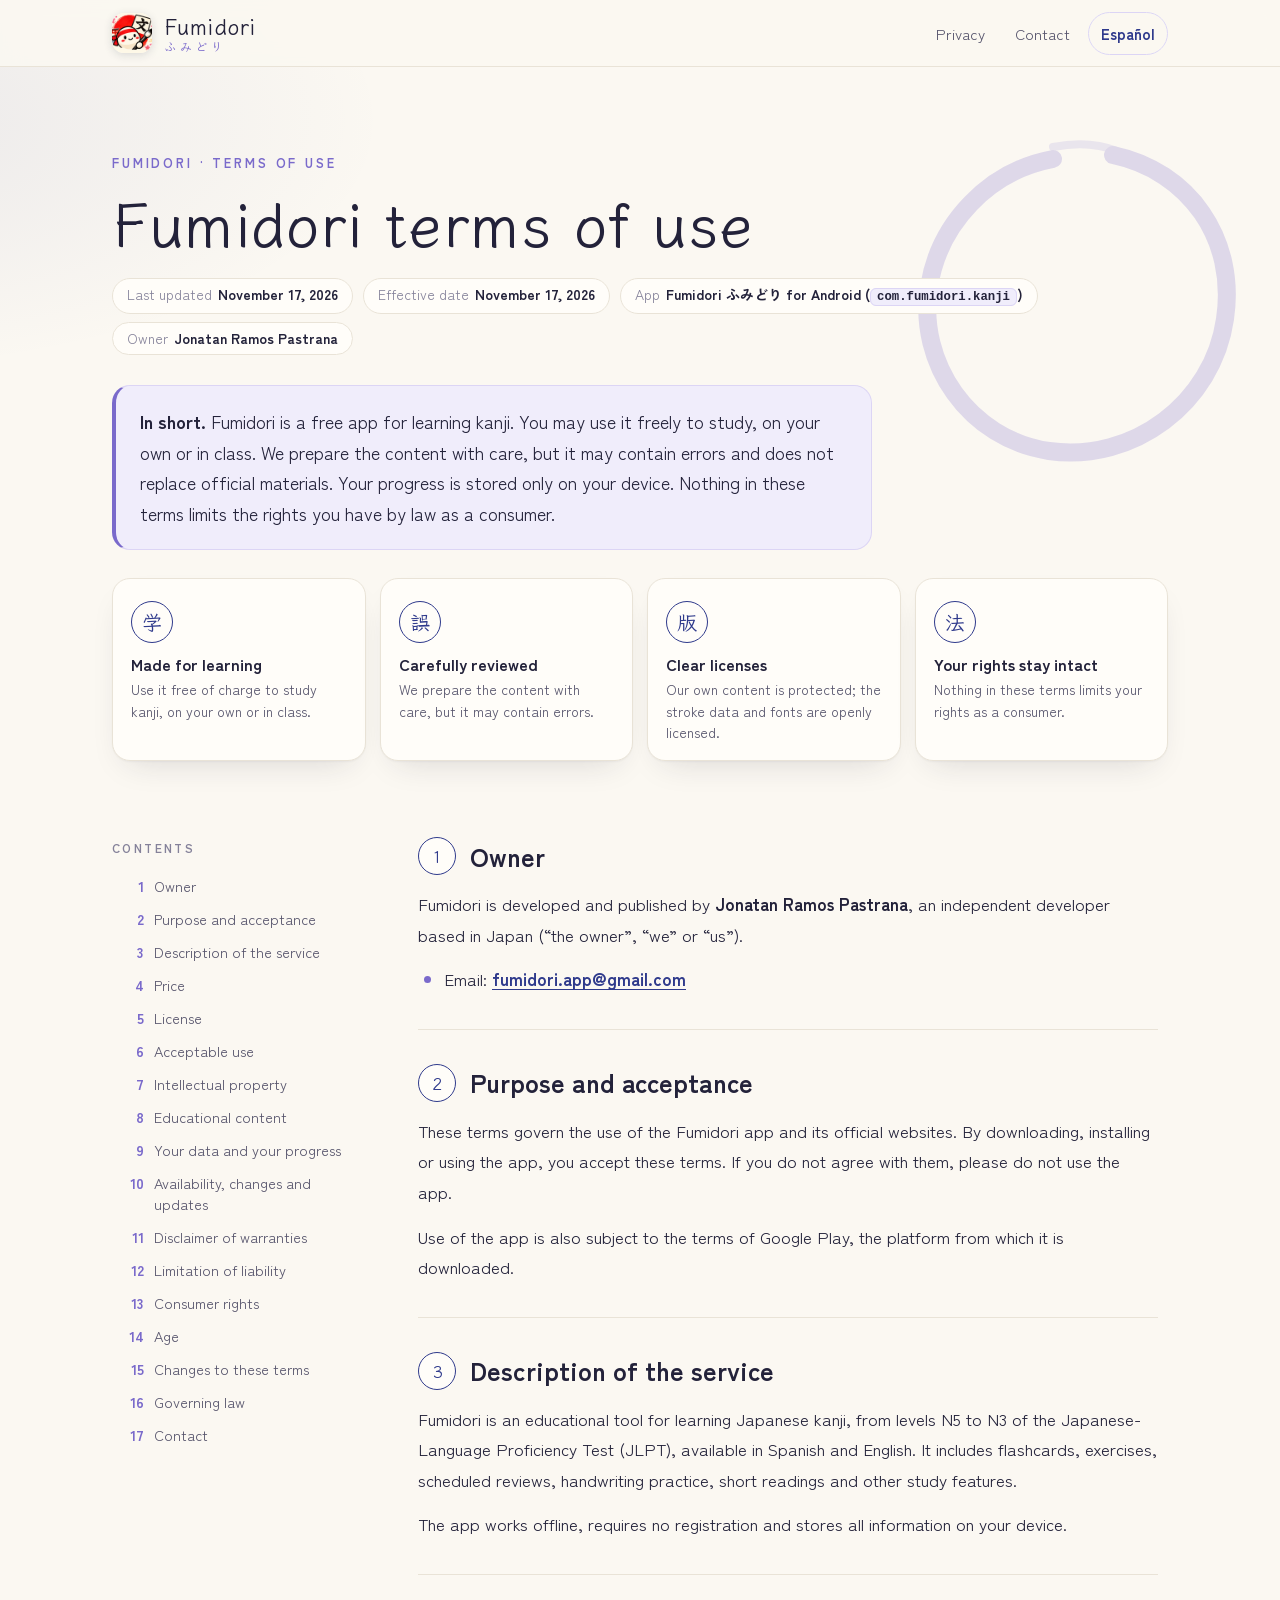
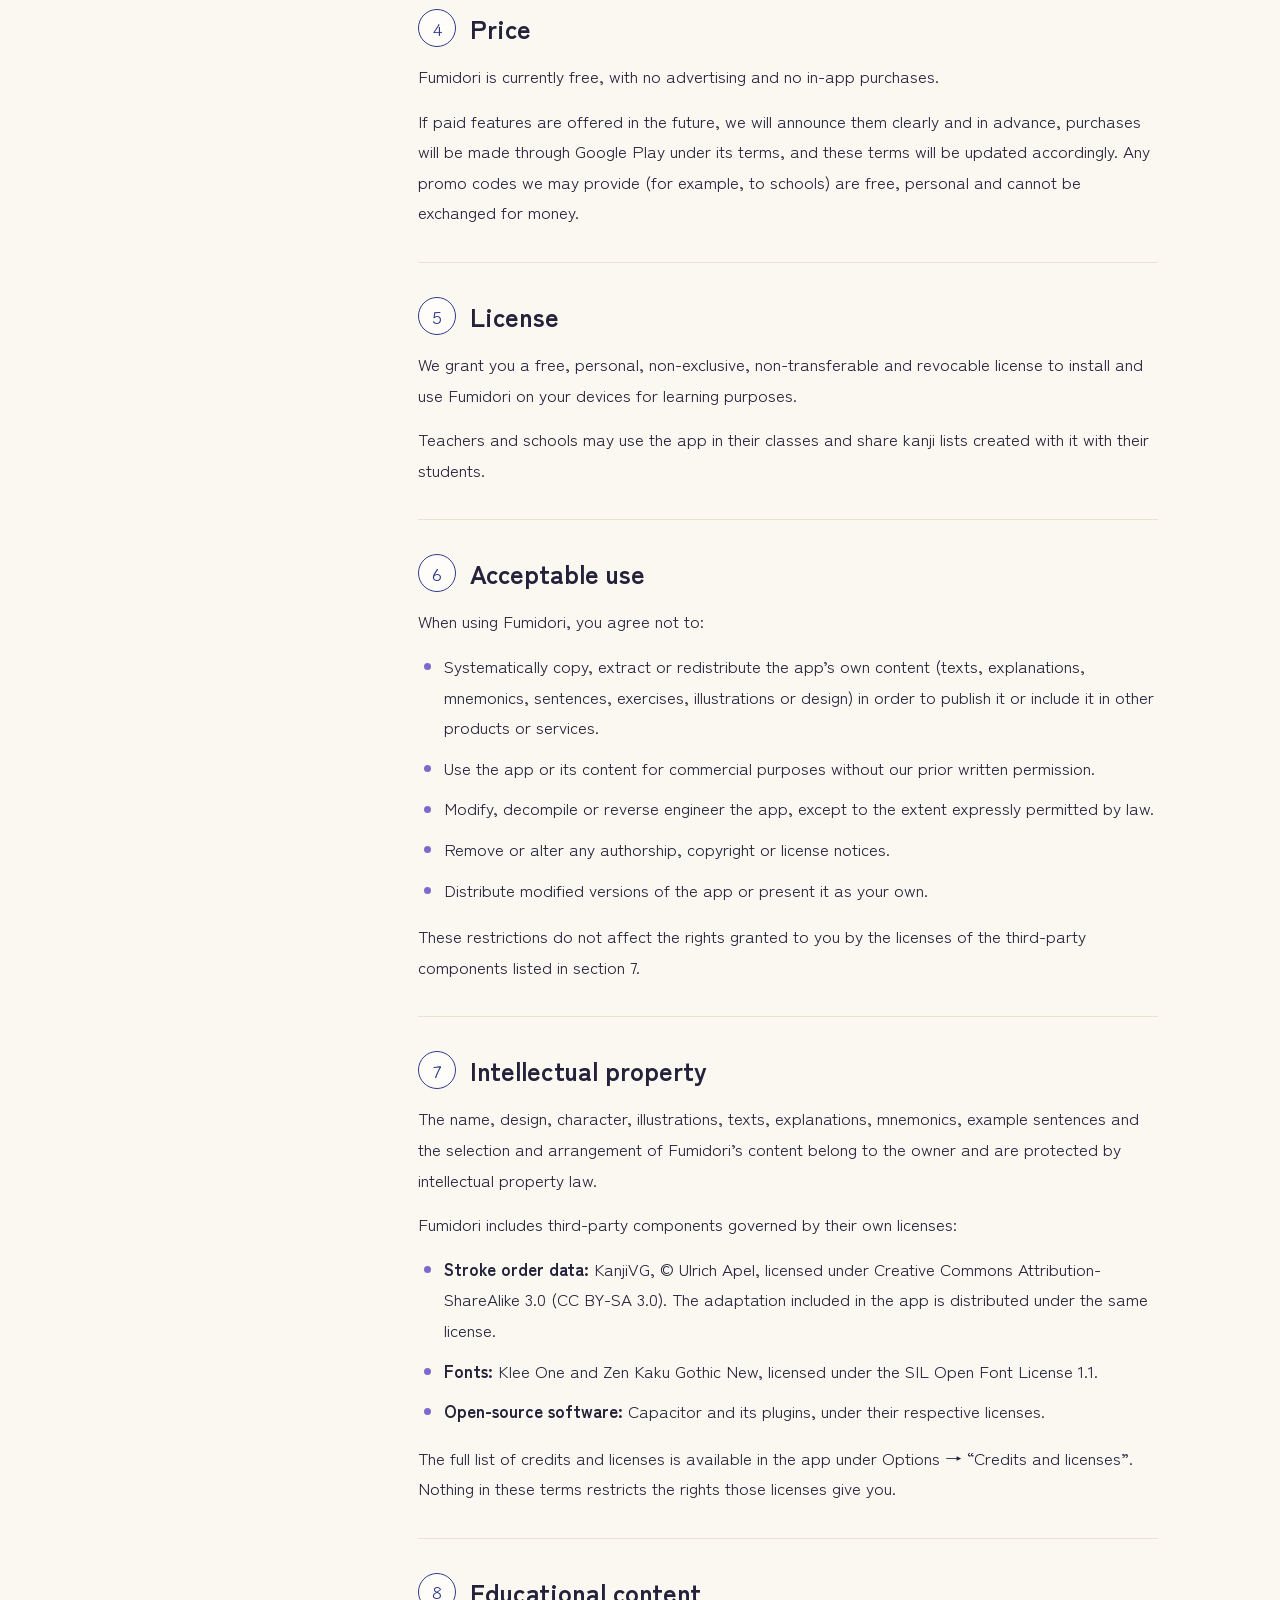
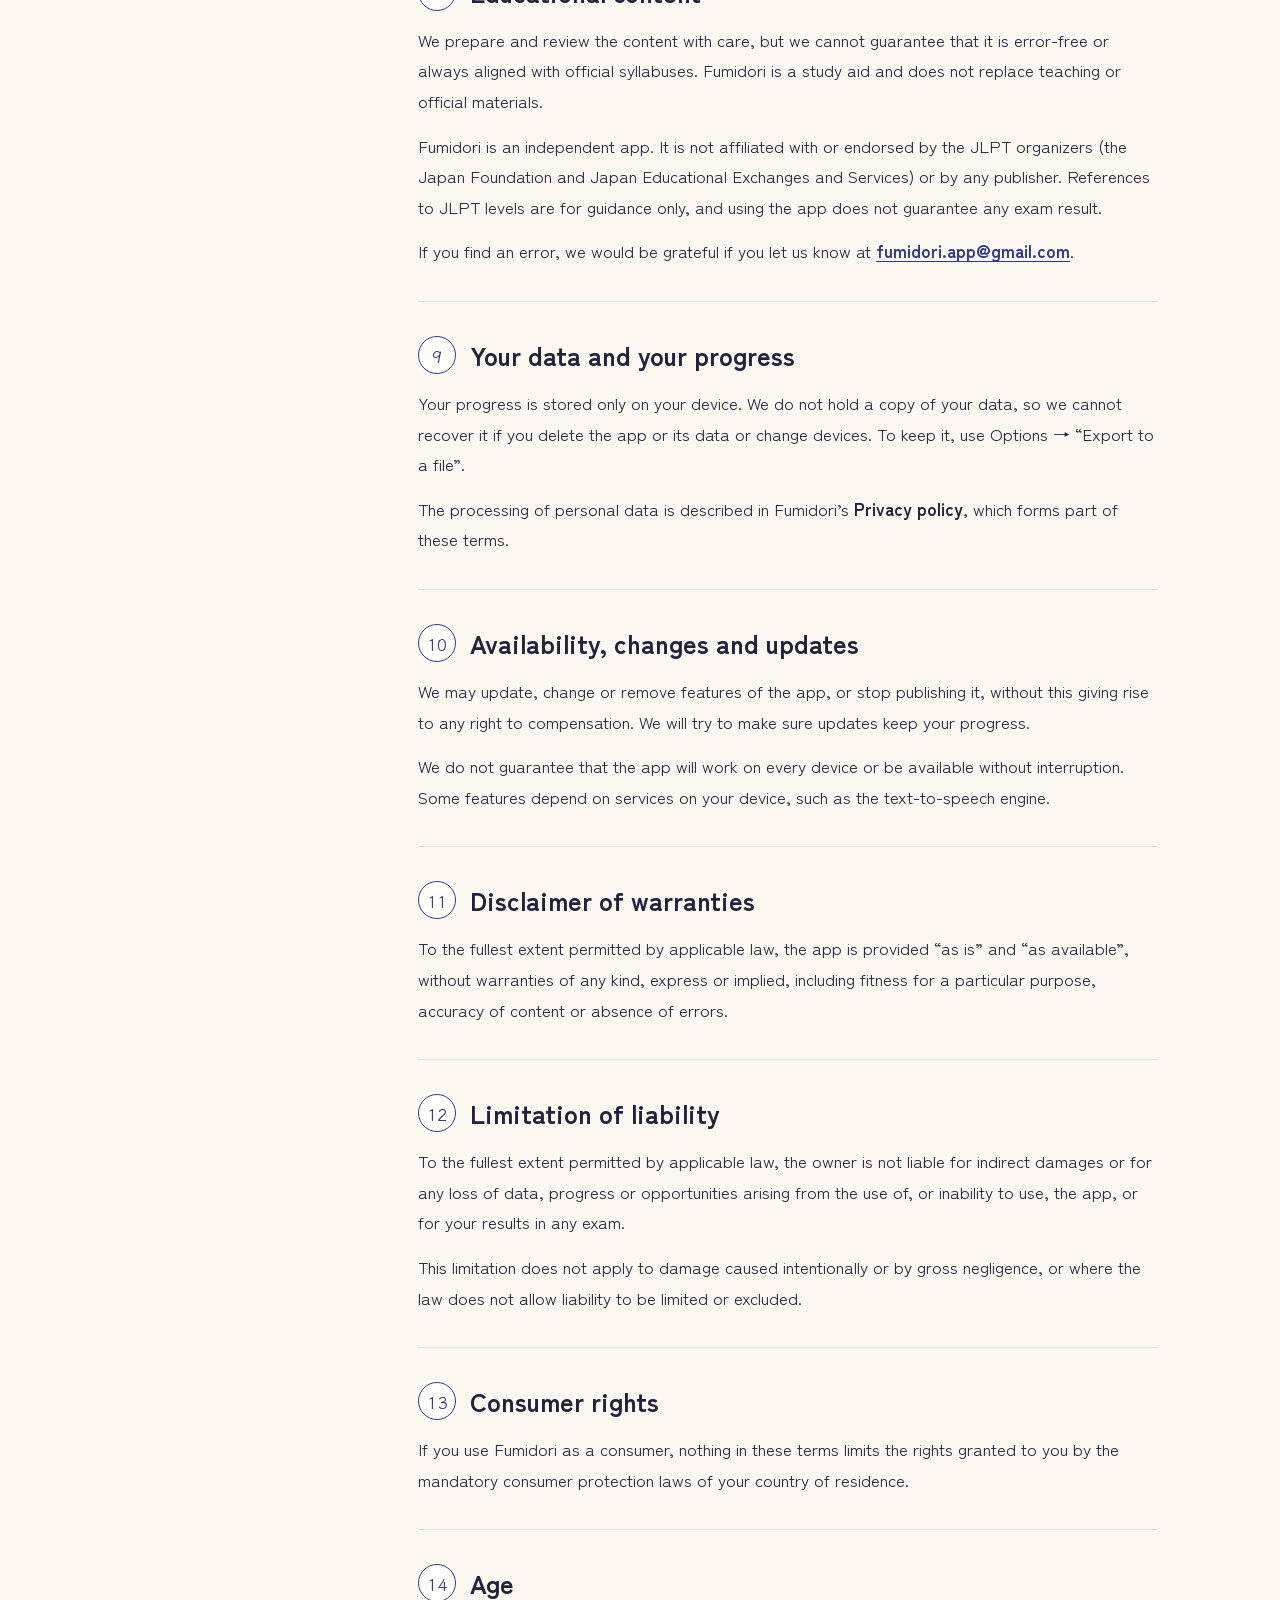
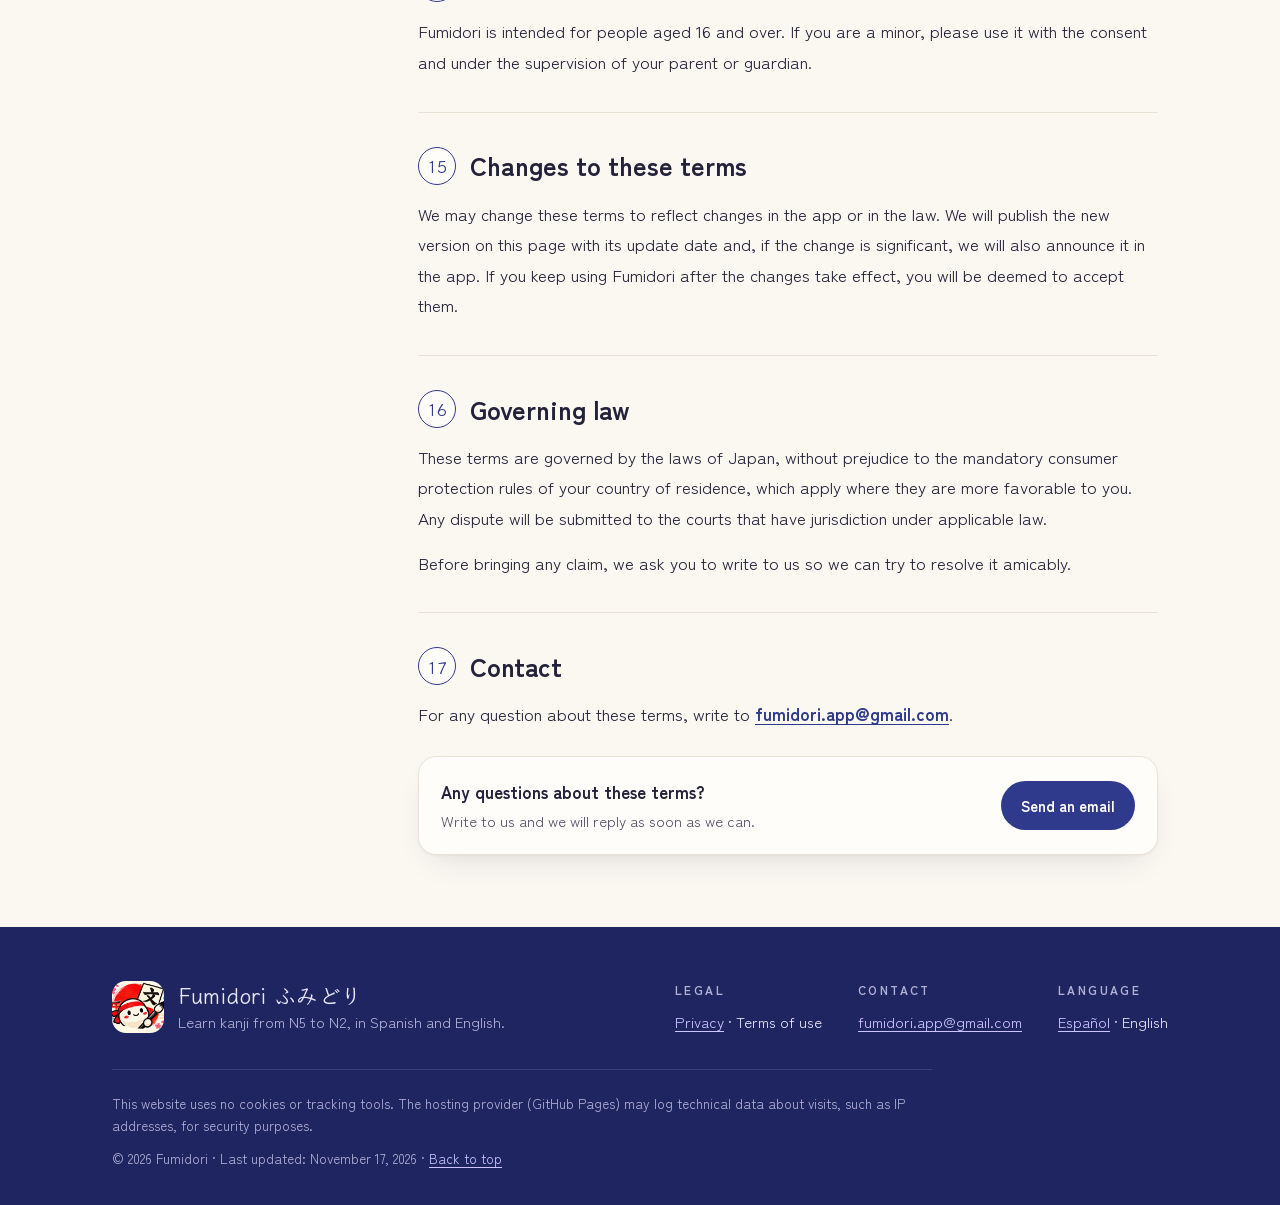
<file: en/terms.html>
<!doctype html>
<html lang="en">
<head>
<meta charset="utf-8">
<meta name="viewport" content="width=device-width, initial-scale=1">
<title>Terms of use · Fumidori ふみどり</title>
<meta name="description" content="Terms of use of Fumidori ふみどり, the free app for learning kanji from N5 to N2.">
<meta name="theme-color" content="#fbf8f2" media="(prefers-color-scheme: light)">
<meta name="theme-color" content="#15162a" media="(prefers-color-scheme: dark)">
<meta property="og:type" content="website">
<meta property="og:title" content="Terms of use · Fumidori ふみどり">
<meta property="og:description" content="Terms of use of Fumidori ふみどり, the free app for learning kanji from N5 to N2.">
<link rel="icon" type="image/png" sizes="32x32" href="../assets/favicon-32.png">
<link rel="apple-touch-icon" href="../assets/icon-180.png">
<link rel="alternate" hreflang="es" href="../condiciones.html">
<link rel="preload" href="../assets/fonts/zen-400.woff2" as="font" type="font/woff2" crossorigin>
<link rel="stylesheet" href="../assets/style.css">
</head>
<body id="top">
<a class="skip" href="#contenido">Skip to content</a>
<header class="site-header">
  <div class="wrap">
    <a class="brand" href="index.html"><img src="../assets/icon-192.png" alt="" width="40" height="40"><span class="brand-name">Fumidori<span class="brand-jp" lang="ja">ふみどり</span></span></a>
    <nav class="nav" aria-label="Main navigation">
      <a class="hide-sm" href="index.html">Privacy</a>
      <a class="hide-sm" href="#contact">Contact</a>
      <a class="lang" href="../condiciones.html" hreflang="es" lang="es">Español</a>
    </nav>
  </div>
</header>
<main id="contenido">
  <section class="hero">
    <div class="wrap">
      <svg class="enso" viewBox="0 0 200 200" aria-hidden="true" focusable="false"><path d="M118 22c38 8 62 42 56 82-6 42-46 72-88 66-40-6-66-44-60-82 5-32 30-58 62-64" fill="none" stroke="currentColor" stroke-width="9" stroke-linecap="round"/><path d="M88 18c10-2 22-2 32 2" fill="none" stroke="currentColor" stroke-width="4" stroke-linecap="round" opacity=".6"/></svg>
      <p class="eyebrow">Fumidori · Terms of use</p>
      <h1>Fumidori terms of use</h1>
      <dl class="meta"><div><dt>Last updated</dt><dd>November 17, 2026</dd></div><div><dt>Effective date</dt><dd>November 17, 2026</dd></div><div><dt>App</dt><dd>Fumidori ふみどり for Android (<code>com.fumidori.kanji</code>)</dd></div><div><dt>Owner</dt><dd>Jonatan Ramos Pastrana</dd></div></dl>
      <div class="summary"><p><strong>In short.</strong> Fumidori is a free app for learning kanji. You may use it freely to study, on your own or in class. We prepare the content with care, but it may contain errors and does not replace official materials. Your progress is stored only on your device. Nothing in these terms limits the rights you have by law as a consumer.</p></div>
      <ul class="highlights"><li><span class="k" lang="ja" aria-hidden="true">学</span><b>Made for learning</b><span>Use it free of charge to study kanji, on your own or in class.</span></li><li><span class="k" lang="ja" aria-hidden="true">誤</span><b>Carefully reviewed</b><span>We prepare the content with care, but it may contain errors.</span></li><li><span class="k" lang="ja" aria-hidden="true">版</span><b>Clear licenses</b><span>Our own content is protected; the stroke data and fonts are openly licensed.</span></li><li><span class="k" lang="ja" aria-hidden="true">法</span><b>Your rights stay intact</b><span>Nothing in these terms limits your rights as a consumer.</span></li></ul>
    </div>
  </section>
  <div class="wrap layout">
    <aside class="toc toc-side" aria-label="Contents">
      <p class="toc-title">Contents</p>
      <ol><li><a href="#owner">Owner</a></li><li><a href="#purpose-and-acceptance">Purpose and acceptance</a></li><li><a href="#description-of-the-service">Description of the service</a></li><li><a href="#price">Price</a></li><li><a href="#license">License</a></li><li><a href="#acceptable-use">Acceptable use</a></li><li><a href="#intellectual-property">Intellectual property</a></li><li><a href="#educational-content">Educational content</a></li><li><a href="#your-data-and-your-progress">Your data and your progress</a></li><li><a href="#availability-changes-and-updates">Availability, changes and updates</a></li><li><a href="#disclaimer-of-warranties">Disclaimer of warranties</a></li><li><a href="#limitation-of-liability">Limitation of liability</a></li><li><a href="#consumer-rights">Consumer rights</a></li><li><a href="#age">Age</a></li><li><a href="#changes-to-these-terms">Changes to these terms</a></li><li><a href="#governing-law">Governing law</a></li><li><a href="#contact">Contact</a></li></ol>
    </aside>
    <article class="policy">
      <details class="toc toc-mobile"><summary>Contents</summary><ol><li><a href="#owner">Owner</a></li><li><a href="#purpose-and-acceptance">Purpose and acceptance</a></li><li><a href="#description-of-the-service">Description of the service</a></li><li><a href="#price">Price</a></li><li><a href="#license">License</a></li><li><a href="#acceptable-use">Acceptable use</a></li><li><a href="#intellectual-property">Intellectual property</a></li><li><a href="#educational-content">Educational content</a></li><li><a href="#your-data-and-your-progress">Your data and your progress</a></li><li><a href="#availability-changes-and-updates">Availability, changes and updates</a></li><li><a href="#disclaimer-of-warranties">Disclaimer of warranties</a></li><li><a href="#limitation-of-liability">Limitation of liability</a></li><li><a href="#consumer-rights">Consumer rights</a></li><li><a href="#age">Age</a></li><li><a href="#changes-to-these-terms">Changes to these terms</a></li><li><a href="#governing-law">Governing law</a></li><li><a href="#contact">Contact</a></li></ol></details>
      <section id="owner" aria-labelledby="owner-h">
        <h2 id="owner-h"><span class="num" aria-hidden="true">1</span>Owner</h2>
        <p>Fumidori is developed and published by <strong>Jonatan Ramos Pastrana</strong>, an independent developer based in Japan (“the owner”, “we” or “us”).</p>
        <ul><li>Email: <strong><a href="mailto:fumidori.app@gmail.com">fumidori.app@gmail.com</a></strong></li></ul>
      </section>
      <section id="purpose-and-acceptance" aria-labelledby="purpose-and-acceptance-h">
        <h2 id="purpose-and-acceptance-h"><span class="num" aria-hidden="true">2</span>Purpose and acceptance</h2>
        <p>These terms govern the use of the Fumidori app and its official websites. By downloading, installing or using the app, you accept these terms. If you do not agree with them, please do not use the app.</p>
        <p>Use of the app is also subject to the terms of Google Play, the platform from which it is downloaded.</p>
      </section>
      <section id="description-of-the-service" aria-labelledby="description-of-the-service-h">
        <h2 id="description-of-the-service-h"><span class="num" aria-hidden="true">3</span>Description of the service</h2>
        <p>Fumidori is an educational tool for learning Japanese kanji, from levels N5 to N3 of the Japanese-Language Proficiency Test (JLPT), available in Spanish and English. It includes flashcards, exercises, scheduled reviews, handwriting practice, short readings and other study features.</p>
        <p>The app works offline, requires no registration and stores all information on your device.</p>
      </section>
      <section id="price" aria-labelledby="price-h">
        <h2 id="price-h"><span class="num" aria-hidden="true">4</span>Price</h2>
        <p>Fumidori is currently free, with no advertising and no in-app purchases.</p>
        <p>If paid features are offered in the future, we will announce them clearly and in advance, purchases will be made through Google Play under its terms, and these terms will be updated accordingly. Any promo codes we may provide (for example, to schools) are free, personal and cannot be exchanged for money.</p>
      </section>
      <section id="license" aria-labelledby="license-h">
        <h2 id="license-h"><span class="num" aria-hidden="true">5</span>License</h2>
        <p>We grant you a free, personal, non-exclusive, non-transferable and revocable license to install and use Fumidori on your devices for learning purposes.</p>
        <p>Teachers and schools may use the app in their classes and share kanji lists created with it with their students.</p>
      </section>
      <section id="acceptable-use" aria-labelledby="acceptable-use-h">
        <h2 id="acceptable-use-h"><span class="num" aria-hidden="true">6</span>Acceptable use</h2>
        <p>When using Fumidori, you agree not to:</p>
        <ul><li>Systematically copy, extract or redistribute the app’s own content (texts, explanations, mnemonics, sentences, exercises, illustrations or design) in order to publish it or include it in other products or services.</li><li>Use the app or its content for commercial purposes without our prior written permission.</li><li>Modify, decompile or reverse engineer the app, except to the extent expressly permitted by law.</li><li>Remove or alter any authorship, copyright or license notices.</li><li>Distribute modified versions of the app or present it as your own.</li></ul>
        <p>These restrictions do not affect the rights granted to you by the licenses of the third-party components listed in section 7.</p>
      </section>
      <section id="intellectual-property" aria-labelledby="intellectual-property-h">
        <h2 id="intellectual-property-h"><span class="num" aria-hidden="true">7</span>Intellectual property</h2>
        <p>The name, design, character, illustrations, texts, explanations, mnemonics, example sentences and the selection and arrangement of Fumidori’s content belong to the owner and are protected by intellectual property law.</p>
        <p>Fumidori includes third-party components governed by their own licenses:</p>
        <ul><li><strong>Stroke order data:</strong> KanjiVG, © Ulrich Apel, licensed under Creative Commons Attribution-ShareAlike 3.0 (CC BY-SA 3.0). The adaptation included in the app is distributed under the same license.</li><li><strong>Fonts:</strong> Klee One and Zen Kaku Gothic New, licensed under the SIL Open Font License 1.1.</li><li><strong>Open-source software:</strong> Capacitor and its plugins, under their respective licenses.</li></ul>
        <p>The full list of credits and licenses is available in the app under Options → “Credits and licenses”. Nothing in these terms restricts the rights those licenses give you.</p>
      </section>
      <section id="educational-content" aria-labelledby="educational-content-h">
        <h2 id="educational-content-h"><span class="num" aria-hidden="true">8</span>Educational content</h2>
        <p>We prepare and review the content with care, but we cannot guarantee that it is error-free or always aligned with official syllabuses. Fumidori is a study aid and does not replace teaching or official materials.</p>
        <p>Fumidori is an independent app. It is not affiliated with or endorsed by the JLPT organizers (the Japan Foundation and Japan Educational Exchanges and Services) or by any publisher. References to JLPT levels are for guidance only, and using the app does not guarantee any exam result.</p>
        <p>If you find an error, we would be grateful if you let us know at <strong><a href="mailto:fumidori.app@gmail.com">fumidori.app@gmail.com</a></strong>.</p>
      </section>
      <section id="your-data-and-your-progress" aria-labelledby="your-data-and-your-progress-h">
        <h2 id="your-data-and-your-progress-h"><span class="num" aria-hidden="true">9</span>Your data and your progress</h2>
        <p>Your progress is stored only on your device. We do not hold a copy of your data, so we cannot recover it if you delete the app or its data or change devices. To keep it, use Options → “Export to a file”.</p>
        <p>The processing of personal data is described in Fumidori’s <strong>Privacy policy</strong>, which forms part of these terms.</p>
      </section>
      <section id="availability-changes-and-updates" aria-labelledby="availability-changes-and-updates-h">
        <h2 id="availability-changes-and-updates-h"><span class="num" aria-hidden="true">10</span>Availability, changes and updates</h2>
        <p>We may update, change or remove features of the app, or stop publishing it, without this giving rise to any right to compensation. We will try to make sure updates keep your progress.</p>
        <p>We do not guarantee that the app will work on every device or be available without interruption. Some features depend on services on your device, such as the text-to-speech engine.</p>
      </section>
      <section id="disclaimer-of-warranties" aria-labelledby="disclaimer-of-warranties-h">
        <h2 id="disclaimer-of-warranties-h"><span class="num" aria-hidden="true">11</span>Disclaimer of warranties</h2>
        <p>To the fullest extent permitted by applicable law, the app is provided “as is” and “as available”, without warranties of any kind, express or implied, including fitness for a particular purpose, accuracy of content or absence of errors.</p>
      </section>
      <section id="limitation-of-liability" aria-labelledby="limitation-of-liability-h">
        <h2 id="limitation-of-liability-h"><span class="num" aria-hidden="true">12</span>Limitation of liability</h2>
        <p>To the fullest extent permitted by applicable law, the owner is not liable for indirect damages or for any loss of data, progress or opportunities arising from the use of, or inability to use, the app, or for your results in any exam.</p>
        <p>This limitation does not apply to damage caused intentionally or by gross negligence, or where the law does not allow liability to be limited or excluded.</p>
      </section>
      <section id="consumer-rights" aria-labelledby="consumer-rights-h">
        <h2 id="consumer-rights-h"><span class="num" aria-hidden="true">13</span>Consumer rights</h2>
        <p>If you use Fumidori as a consumer, nothing in these terms limits the rights granted to you by the mandatory consumer protection laws of your country of residence.</p>
      </section>
      <section id="age" aria-labelledby="age-h">
        <h2 id="age-h"><span class="num" aria-hidden="true">14</span>Age</h2>
        <p>Fumidori is intended for people aged 16 and over. If you are a minor, please use it with the consent and under the supervision of your parent or guardian.</p>
      </section>
      <section id="changes-to-these-terms" aria-labelledby="changes-to-these-terms-h">
        <h2 id="changes-to-these-terms-h"><span class="num" aria-hidden="true">15</span>Changes to these terms</h2>
        <p>We may change these terms to reflect changes in the app or in the law. We will publish the new version on this page with its update date and, if the change is significant, we will also announce it in the app. If you keep using Fumidori after the changes take effect, you will be deemed to accept them.</p>
      </section>
      <section id="governing-law" aria-labelledby="governing-law-h">
        <h2 id="governing-law-h"><span class="num" aria-hidden="true">16</span>Governing law</h2>
        <p>These terms are governed by the laws of Japan, without prejudice to the mandatory consumer protection rules of your country of residence, which apply where they are more favorable to you. Any dispute will be submitted to the courts that have jurisdiction under applicable law.</p>
        <p>Before bringing any claim, we ask you to write to us so we can try to resolve it amicably.</p>
      </section>
      <section id="contact" aria-labelledby="contact-h">
        <h2 id="contact-h"><span class="num" aria-hidden="true">17</span>Contact</h2>
        <p>For any question about these terms, write to <strong><a href="mailto:fumidori.app@gmail.com">fumidori.app@gmail.com</a></strong>.</p>
      </section>
      <div class="contact-card"><p><b>Any questions about these terms?</b>Write to us and we will reply as soon as we can.</p><a class="button" href="mailto:fumidori.app@gmail.com">Send an email</a></div>
    </article>
  </div>
</main>
<footer class="site-footer">
  <div class="wrap">
    <div class="foot-top">
      <div class="foot-brand"><img src="../assets/icon-192.png" alt="" width="52" height="52"><div><b>Fumidori <span lang="ja">ふみどり</span></b><p>Learn kanji from N5 to N2, in Spanish and English.</p></div></div>
      <div class="foot-cols">
        <div><h3>Legal</h3><p><a href="index.html">Privacy</a> · <span aria-current="page">Terms of use</span></p></div>
        <div><h3>Contact</h3><p><a href="mailto:fumidori.app@gmail.com">fumidori.app@gmail.com</a></p></div>
        <div><h3>Language</h3><p><a href="../condiciones.html" hreflang="es" lang="es">Español</a> · English</p></div>
      </div>
    </div>
    <p class="foot-note">This website uses no cookies or tracking tools. The hosting provider (GitHub Pages) may log technical data about visits, such as IP addresses, for security purposes.</p>
    <p class="foot-copy">© 2026 Fumidori · Last updated: November 17, 2026 · <a href="#top">Back to top</a></p>
  </div>
</footer>
</body>
</html>
</file>
<file: assets/style.css>
/* Fumidori ふみどり · web de la política de privacidad
   Estética japonesa minimalista: crema, índigo y violeta suave. Sin dependencias externas:
   las fuentes (Zen Kaku Gothic New y Klee One, SIL OFL 1.1) van recortadas en assets/fonts. */

@font-face{font-family:"Zen Kaku Gothic New";font-weight:400;font-style:normal;font-display:swap;src:url("fonts/zen-400.woff2") format("woff2")}
@font-face{font-family:"Zen Kaku Gothic New";font-weight:700;font-style:normal;font-display:swap;src:url("fonts/zen-700.woff2") format("woff2")}
@font-face{font-family:"Klee One";font-weight:600;font-style:normal;font-display:swap;src:url("fonts/klee-600.woff2") format("woff2")}

:root{
  --bg:#fbf8f2; --surface:#fffdf9; --ink:#23223a; --ink-2:#55536b; --muted:#85829a;
  --indigo:#2f3a8c; --indigo-deep:#1f2560; --violet:#7a6acb; --violet-soft:#f0edfb; --violet-line:#dcd5f5;
  --line:#e9e3d7; --pending-bg:#fff2c2; --pending-ink:#5f4700; --pending-line:#e2c35b;
  --foot-bg:#1f2560; --foot-ink:#e8e7f6; --foot-muted:#b3b1d6; --foot-link:#cdc5ff;
  --radius:18px; --shadow:0 1px 2px rgba(35,34,58,.04),0 14px 34px -16px rgba(35,34,58,.18);
  --sans:"Zen Kaku Gothic New",system-ui,-apple-system,"Segoe UI",Roboto,"Hiragino Sans","Noto Sans JP",sans-serif;
  --display:"Klee One","Zen Kaku Gothic New",serif;
  color-scheme:light;
}
@media (prefers-color-scheme:dark){
  :root{
    --bg:#15162a; --surface:#1c1e37; --ink:#ecebf6; --ink-2:#b4b2cc; --muted:#8f8daa;
    --indigo:#aab2ff; --indigo-deep:#c9ceff; --violet:#b6a9f5; --violet-soft:#25244a; --violet-line:#3a3770;
    --line:#2d2f4d; --pending-bg:#4a3d10; --pending-ink:#ffe08a; --pending-line:#8a7124;
    --foot-bg:#0f1024; --foot-ink:#e3e2f3; --foot-muted:#9a98bd; --foot-link:#c6bdff;
    --shadow:0 1px 2px rgba(0,0,0,.3),0 14px 34px -16px rgba(0,0,0,.6);
    color-scheme:dark;
  }
}

*,*::before,*::after{box-sizing:border-box}
html{-webkit-text-size-adjust:100%;scroll-behavior:smooth}
@media (prefers-reduced-motion:reduce){html{scroll-behavior:auto}}
body{
  margin:0;font-family:var(--sans);font-size:17px;line-height:1.8;color:var(--ink);
  background:
    radial-gradient(1100px 520px at 88% -8%,rgba(122,106,203,.13),transparent 62%),
    radial-gradient(900px 420px at -12% 2%,rgba(47,58,140,.08),transparent 60%),
    var(--bg);
  background-repeat:no-repeat;
}
img{max-width:100%;height:auto}
a{color:var(--indigo);text-decoration:underline;text-decoration-thickness:1px;text-underline-offset:3px}
a:hover{color:var(--violet)}
:focus-visible{outline:3px solid var(--violet);outline-offset:3px;border-radius:6px}
.wrap{width:100%;max-width:1120px;margin:0 auto;padding:0 clamp(16px,4vw,32px)}

.skip{position:absolute;left:-9999px;top:8px;background:var(--surface);padding:8px 14px;border-radius:10px;z-index:20}
.skip:focus{left:16px}

/* cabecera */
.site-header{position:sticky;top:0;z-index:10;background:var(--bg);background:color-mix(in srgb,var(--bg) 86%,transparent);backdrop-filter:saturate(1.4) blur(10px);-webkit-backdrop-filter:saturate(1.4) blur(10px);border-bottom:1px solid var(--line)}
.site-header .wrap{display:flex;align-items:center;justify-content:space-between;gap:16px;min-height:66px}
.brand{display:flex;align-items:center;gap:12px;color:var(--ink);text-decoration:none}
.brand img{width:40px;height:40px;border-radius:12px;box-shadow:0 2px 8px rgba(35,34,58,.15)}
.brand-name{font-family:var(--display);font-weight:600;font-size:22px;letter-spacing:.02em;line-height:1}
.brand-jp{display:block;font-size:12px;letter-spacing:.3em;color:var(--violet);margin-top:4px}
.nav{display:flex;align-items:center;gap:6px;font-size:15px}
.nav a{color:var(--ink-2);text-decoration:none;padding:7px 12px;border-radius:999px}
.nav a:hover{color:var(--indigo);background:var(--violet-soft)}
.nav .lang{border:1px solid var(--violet-line);color:var(--indigo);font-weight:700}

/* portada */
.hero{position:relative;overflow:hidden;padding:clamp(40px,8vw,84px) 0 clamp(28px,5vw,48px)}
.hero .wrap{position:relative}
.hero .wrap>*:not(.enso){position:relative;z-index:1}
.enso{position:absolute;right:clamp(-120px,-6vw,-20px);top:-40px;width:clamp(220px,34vw,400px);height:auto;color:var(--violet);opacity:.22;pointer-events:none}
.eyebrow{margin:0 0 12px;font-size:13px;font-weight:700;letter-spacing:.22em;text-transform:uppercase;color:var(--violet)}
h1{font-family:var(--display);font-weight:600;font-size:clamp(2.3rem,6.4vw,3.8rem);line-height:1.15;margin:0;color:var(--ink);letter-spacing:.01em}
.meta{display:flex;flex-wrap:wrap;gap:8px 10px;margin:22px 0 0;padding:0}
.meta div{display:flex;gap:6px;align-items:baseline;background:var(--surface);border:1px solid var(--line);border-radius:999px;padding:6px 14px;font-size:14px;line-height:1.4}
.meta dt{color:var(--muted)}
.meta dd{margin:0;color:var(--ink);font-weight:700}
.summary{position:relative;margin:30px 0 0;max-width:760px;background:var(--violet-soft);border:1px solid var(--violet-line);border-left:4px solid var(--violet);border-radius:var(--radius);padding:20px 24px;font-size:18px;line-height:1.7}
.summary p{margin:0}
.highlights{list-style:none;margin:28px 0 0;padding:0;display:grid;grid-template-columns:repeat(4,minmax(0,1fr));gap:14px}
.highlights li{background:var(--surface);border:1px solid var(--line);border-radius:var(--radius);padding:18px 18px 16px;box-shadow:var(--shadow)}
.highlights .k{display:grid;place-items:center;width:42px;height:42px;border-radius:50%;border:1.5px solid var(--indigo);color:var(--indigo);font-family:var(--display);font-weight:600;font-size:20px;line-height:1;margin-bottom:10px}
.highlights b{display:block;font-size:16px;line-height:1.4}
.highlights span{display:block;color:var(--ink-2);font-size:14px;line-height:1.55;margin-top:4px}

/* índice y texto */
.layout{display:grid;grid-template-columns:250px minmax(0,1fr);gap:56px;align-items:start;padding-top:28px;padding-bottom:72px}
.toc-side{position:sticky;top:90px;font-size:14.5px}
.toc-title{margin:0 0 10px;font-size:12px;font-weight:700;letter-spacing:.2em;text-transform:uppercase;color:var(--muted)}
.toc ol{list-style:none;margin:0;padding:0;counter-reset:toc}
.toc li{counter-increment:toc}
.toc a{display:flex;gap:10px;padding:6px 10px;border-radius:10px;color:var(--ink-2);text-decoration:none;line-height:1.45}
.toc a::before{content:counter(toc);flex:none;width:22px;color:var(--violet);font-weight:700;text-align:right}
.toc a:hover{background:var(--violet-soft);color:var(--indigo)}
.toc-mobile{display:none}
.policy{max-width:740px;min-width:0}
.policy section{scroll-margin-top:90px;padding:34px 0 0;margin:34px 0 0;border-top:1px solid var(--line)}
.policy section:first-of-type{border-top:0;margin-top:0;padding-top:0}
.policy h2{display:flex;align-items:center;gap:14px;margin:0 0 14px;font-size:clamp(1.3rem,2.6vw,1.6rem);line-height:1.35;color:var(--ink)}
.policy h2 .num{flex:none;display:grid;place-items:center;width:38px;height:38px;border-radius:50%;background:var(--surface);border:1.5px solid var(--indigo);color:var(--indigo);font-family:var(--display);font-weight:600;font-size:17px;line-height:1}
.policy p{margin:0 0 14px}
.policy section ul,.policy section ol{margin:0 0 16px;padding:0;list-style:none}
.policy section li{position:relative;padding-left:26px;margin:0 0 10px}
.policy section ul>li::before{content:"";position:absolute;left:6px;top:.72em;width:7px;height:7px;border-radius:50%;background:var(--violet)}
.policy section ol{counter-reset:li}
.policy section ol>li{counter-increment:li}
.policy section ol>li::before{content:counter(li);position:absolute;left:0;top:.1em;width:20px;height:20px;border-radius:50%;background:var(--violet-soft);color:var(--indigo);font-size:12px;font-weight:700;line-height:20px;text-align:center}
.policy strong{color:var(--ink);font-weight:700}
code{font-family:ui-monospace,SFMono-Regular,Menlo,Consolas,monospace;font-size:.88em;background:var(--violet-soft);border:1px solid var(--violet-line);border-radius:6px;padding:1px 6px;word-break:break-word}
mark.pending{background:var(--pending-bg);color:var(--pending-ink);border:1px dashed var(--pending-line);border-radius:6px;padding:1px 6px;font-weight:700;box-decoration-break:clone;-webkit-box-decoration-break:clone}
.contact-card{margin:26px 0 0;display:flex;flex-wrap:wrap;align-items:center;justify-content:space-between;gap:14px;background:var(--surface);border:1px solid var(--line);border-radius:var(--radius);padding:20px 22px;box-shadow:var(--shadow)}
.contact-card p{margin:0;color:var(--ink-2);font-size:15px}
.contact-card b{display:block;color:var(--ink);font-size:17px}
.button{display:inline-flex;align-items:center;gap:8px;background:var(--indigo);color:var(--surface);text-decoration:none;font-weight:700;font-size:15px;padding:11px 20px;border-radius:999px}
.button:hover{background:var(--violet);color:var(--surface)}
@media (prefers-color-scheme:dark){.button{color:#15162a}.button:hover{color:#15162a}}

/* pie */
.site-footer{background:var(--foot-bg);color:var(--foot-ink);padding:52px 0 36px;font-size:15px}
.site-footer a{color:var(--foot-link)}
.foot-top{display:flex;flex-wrap:wrap;justify-content:space-between;gap:28px}
.foot-brand{display:flex;gap:14px;align-items:center;max-width:420px}
.foot-brand img{width:52px;height:52px;border-radius:14px}
.foot-brand b{display:block;font-family:var(--display);font-weight:600;font-size:22px;line-height:1.2}
.foot-brand p{margin:4px 0 0;color:var(--foot-muted);line-height:1.5}
.foot-cols{display:flex;flex-wrap:wrap;gap:36px}
.foot-cols h3{margin:0 0 8px;font-size:12px;letter-spacing:.2em;text-transform:uppercase;color:var(--foot-muted)}
.foot-cols p{margin:0;line-height:1.7}
.foot-note{margin:34px 0 0;padding-top:22px;border-top:1px solid rgba(255,255,255,.12);color:var(--foot-muted);font-size:13.5px;line-height:1.65;max-width:820px}
.foot-copy{margin:10px 0 0;color:var(--foot-muted);font-size:13.5px}

/* tableta y móvil */
@media (max-width:960px){
  .layout{grid-template-columns:minmax(0,1fr);gap:0;padding-top:8px}
  .toc-side{display:none}
  .toc-mobile{display:block;margin:0 0 30px;background:var(--surface);border:1px solid var(--line);border-radius:var(--radius);box-shadow:var(--shadow)}
  .toc-mobile summary{cursor:pointer;list-style:none;display:flex;justify-content:space-between;align-items:center;padding:14px 18px;font-weight:700}
  .toc-mobile summary::-webkit-details-marker{display:none}
  .toc-mobile summary::after{content:"+";font-size:22px;line-height:1;color:var(--violet)}
  .toc-mobile[open] summary::after{content:"−"}
  .toc-mobile ol{padding:0 8px 12px}
  .highlights{grid-template-columns:repeat(2,minmax(0,1fr))}
}
@media (max-width:560px){
  body{font-size:16px;line-height:1.75}
  .nav .hide-sm{display:none}
  .brand-name{font-size:20px}
  .meta{flex-direction:column}
  .meta div{display:block;border-radius:14px}
  .meta dt,.meta dd{display:inline}
  .meta dt::after{content:" "}
  .highlights{grid-template-columns:minmax(0,1fr)}
  .highlights li{display:grid;grid-template-columns:auto 1fr;column-gap:14px;align-items:center;padding:14px 16px}
  .highlights .k{grid-row:span 2;margin:0}
  .highlights span{margin-top:0}
  .summary{padding:16px 18px;font-size:16.5px}
  .policy h2 .num{width:34px;height:34px;font-size:15px}
}

/* impresión */
@media print{
  body{background:#fff;color:#000;font-size:11pt}
  .site-header,.toc-side,.toc-mobile,.enso,.skip,.contact-card .button{display:none}
  .layout{display:block;padding:0}
  .highlights li,.summary,.contact-card{box-shadow:none}
  .site-footer{background:#fff;color:#000;padding:16px 0}
  .site-footer a,a{color:#000}
}
</file>
